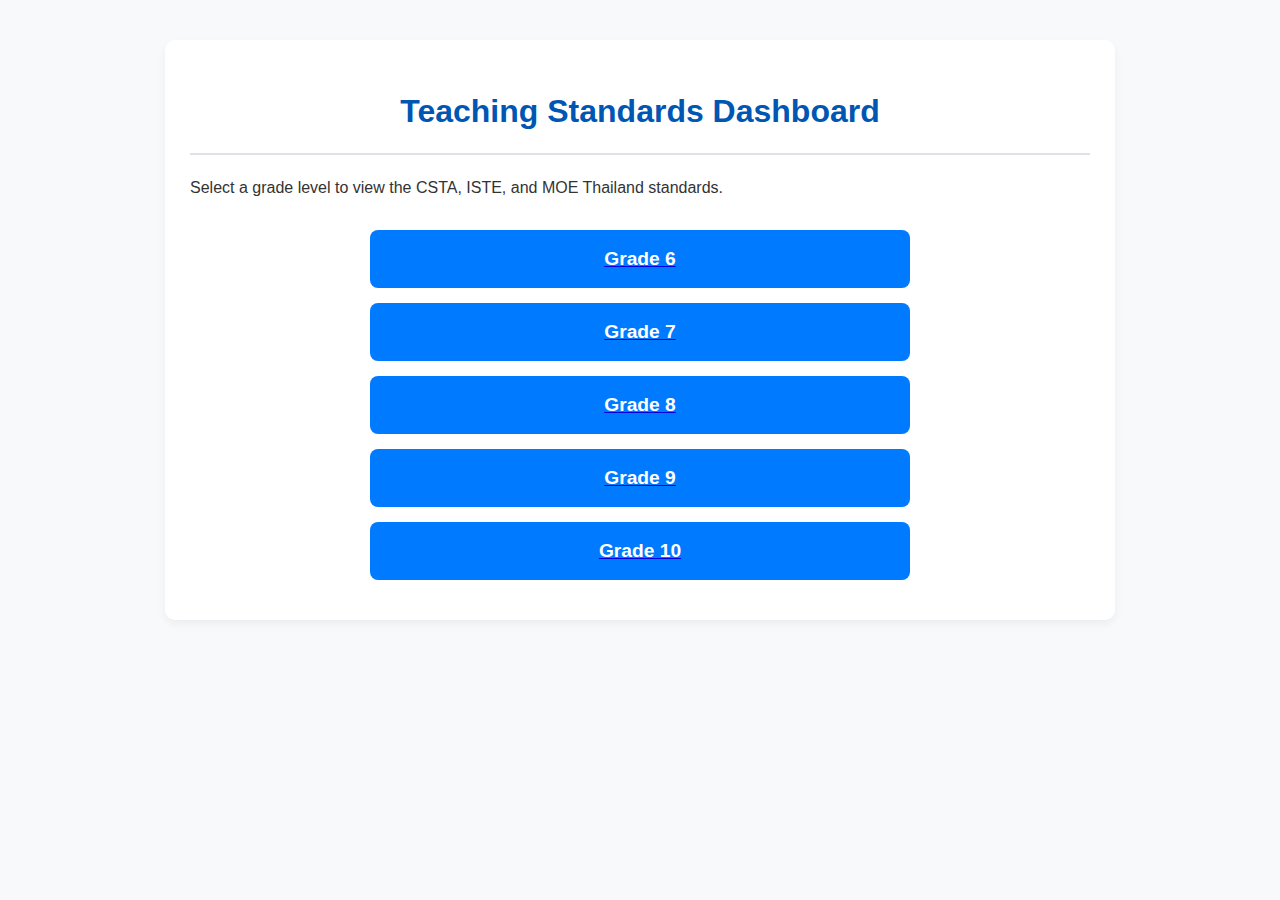
<file: index.html>
<!DOCTYPE html>
<html lang="en">
<head>
    <meta charset="UTF-8">
    <meta name="viewport" content="width=device-width, initial-scale=1.0">
    <title>Teaching Standards</title>
    <link rel="stylesheet" href="style.css">
</head>
<body>
    <div class="container">
        <h1>Teaching Standards Dashboard</h1>
        <p>Select a grade level to view the CSTA, ISTE, and MOE Thailand standards.</p>
        <div class="home-buttons">
            <a href="grade6.html"><button>Grade 6</button></a>
            <a href="grade7.html"><button>Grade 7</button></a>
            <a href="grade8.html"><button>Grade 8</button></a>
            <a href="grade9.html"><button>Grade 9</button></a>
            <a href="grade10.html"><button>Grade 10</button></a>
        </div>
    </div>
</body>
</html>
</file>
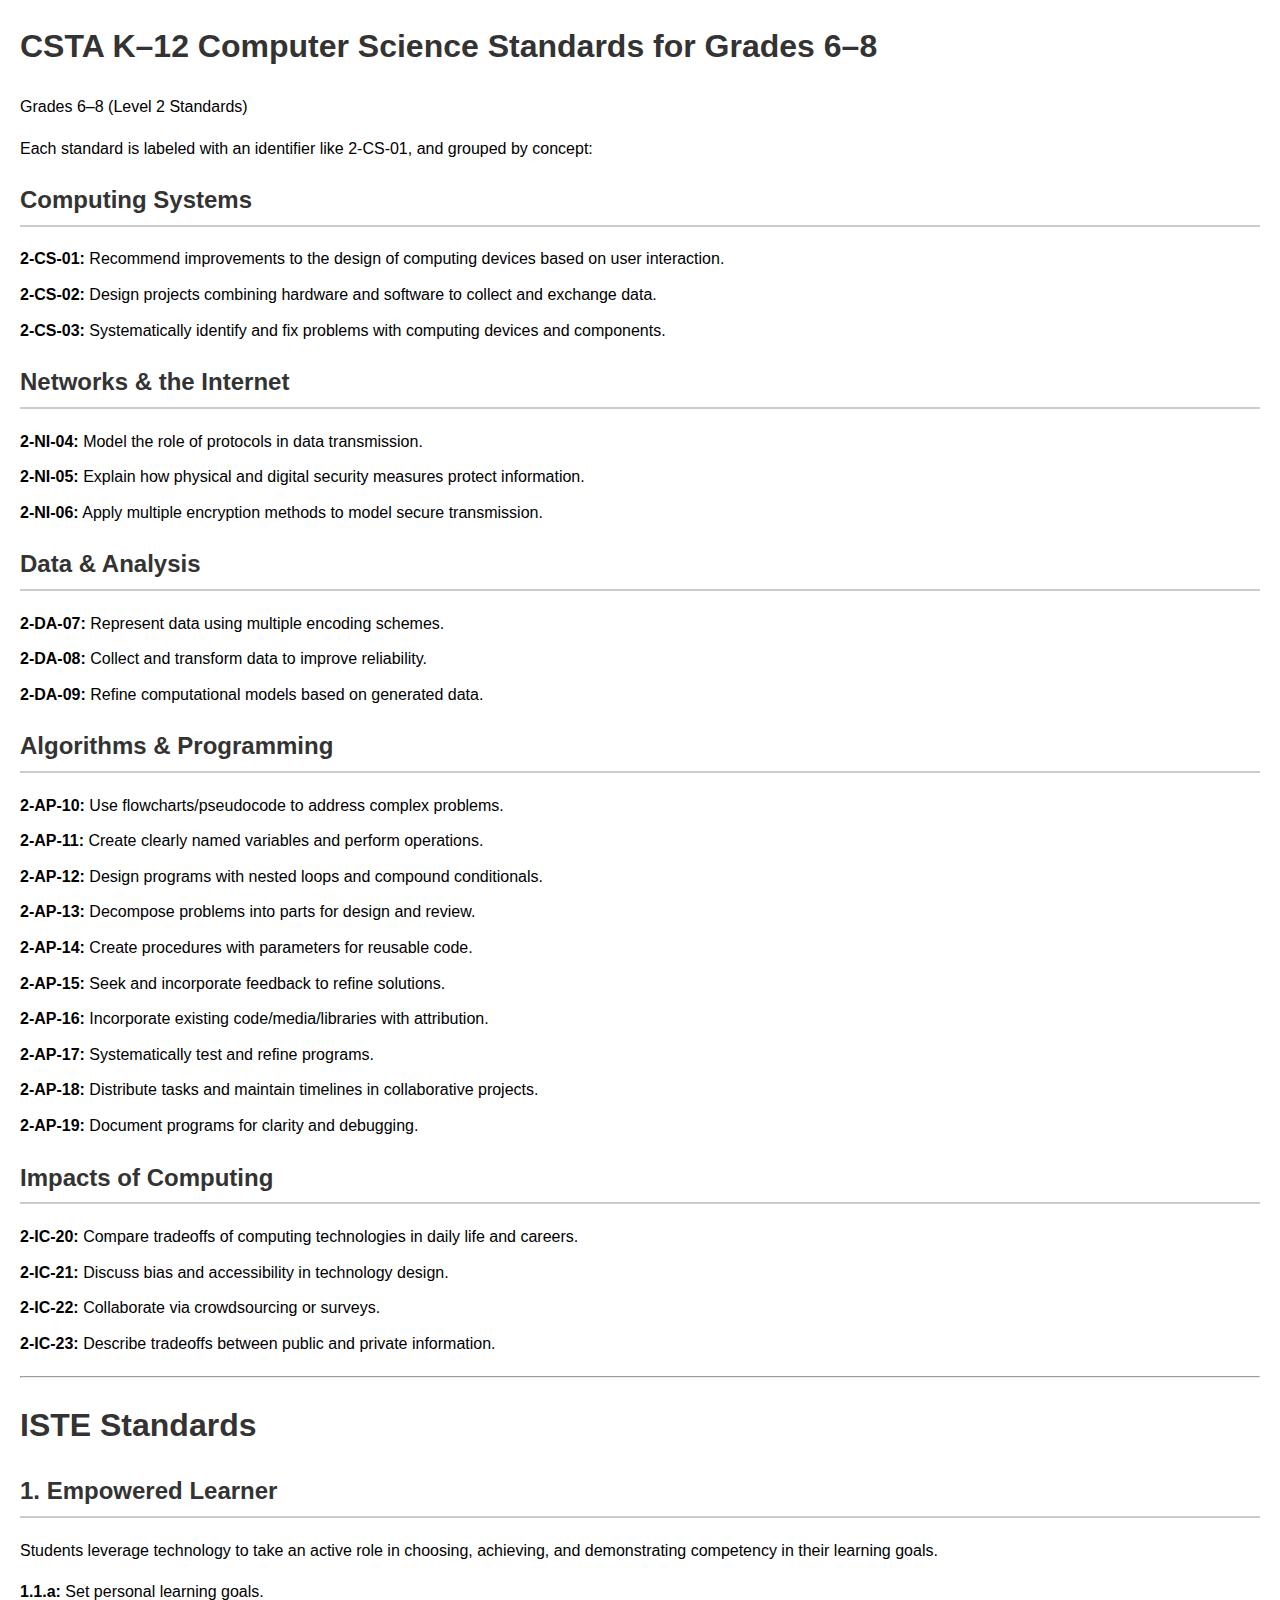
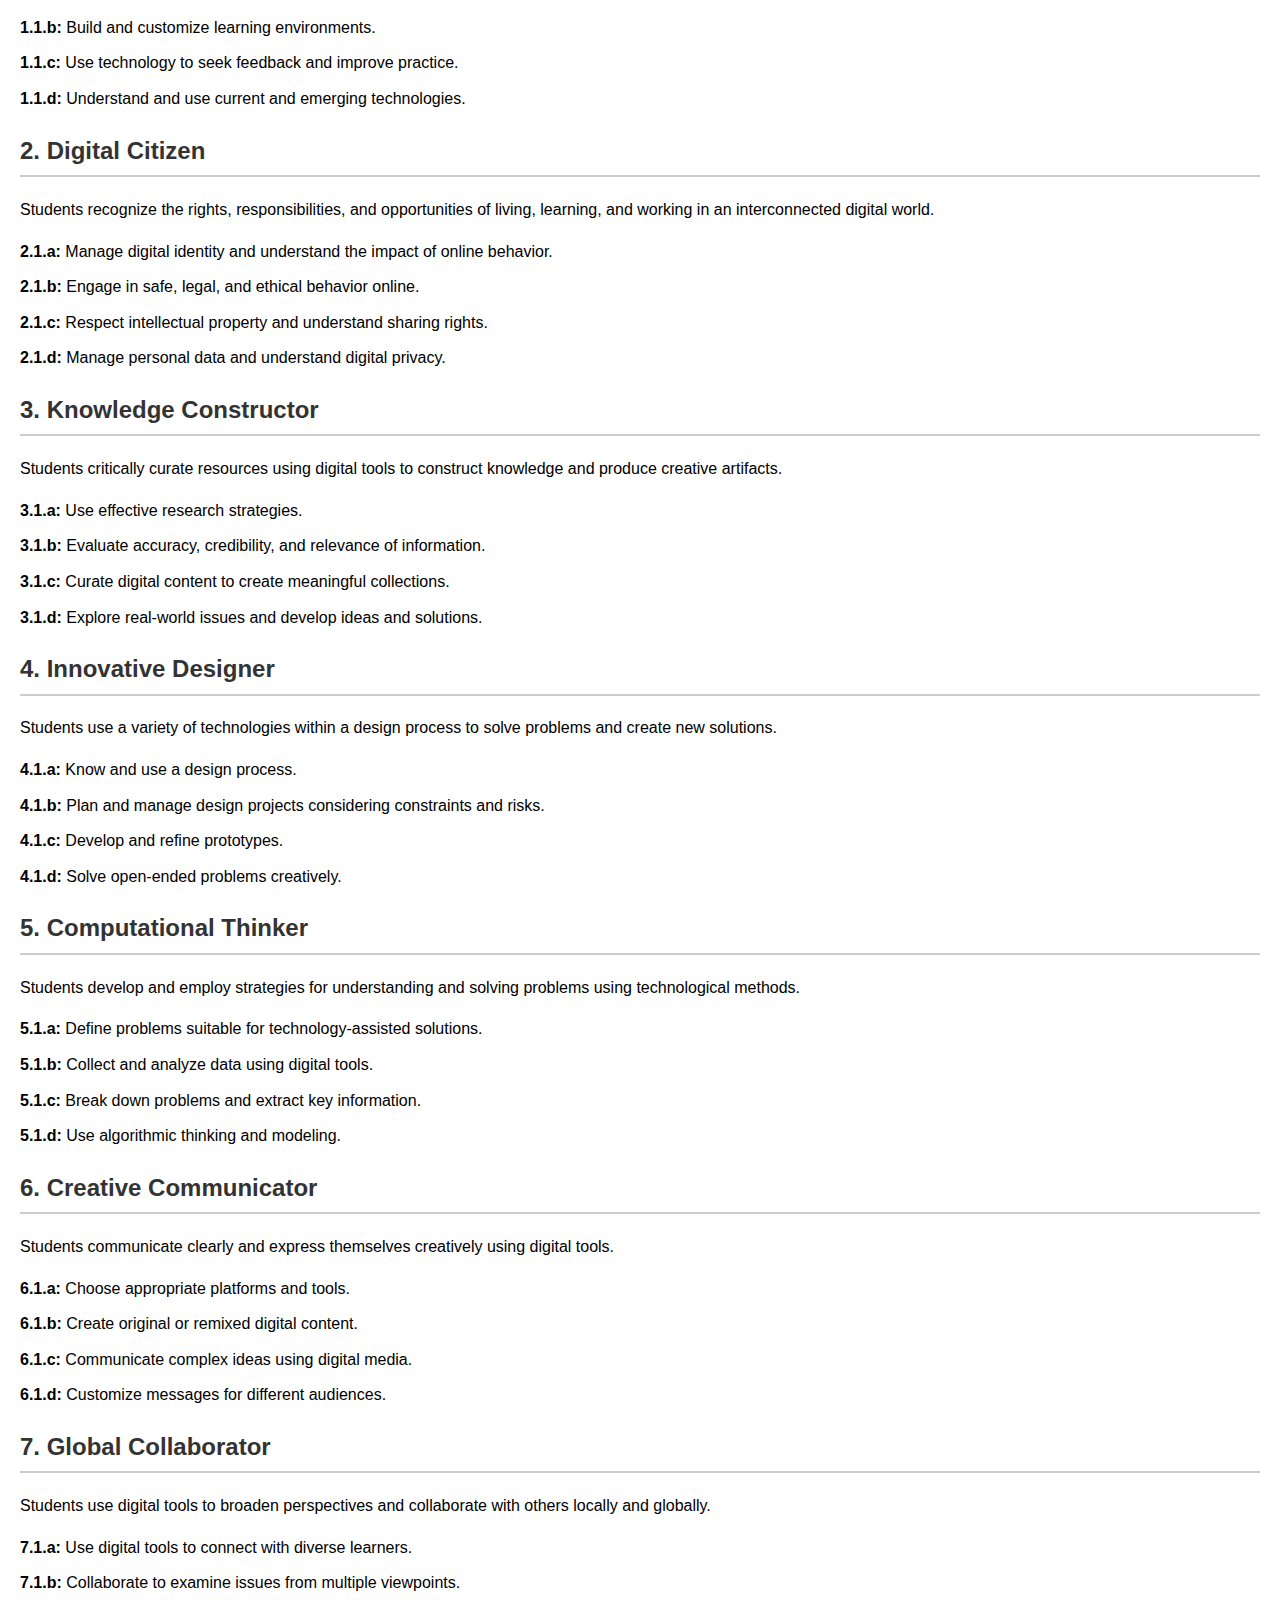
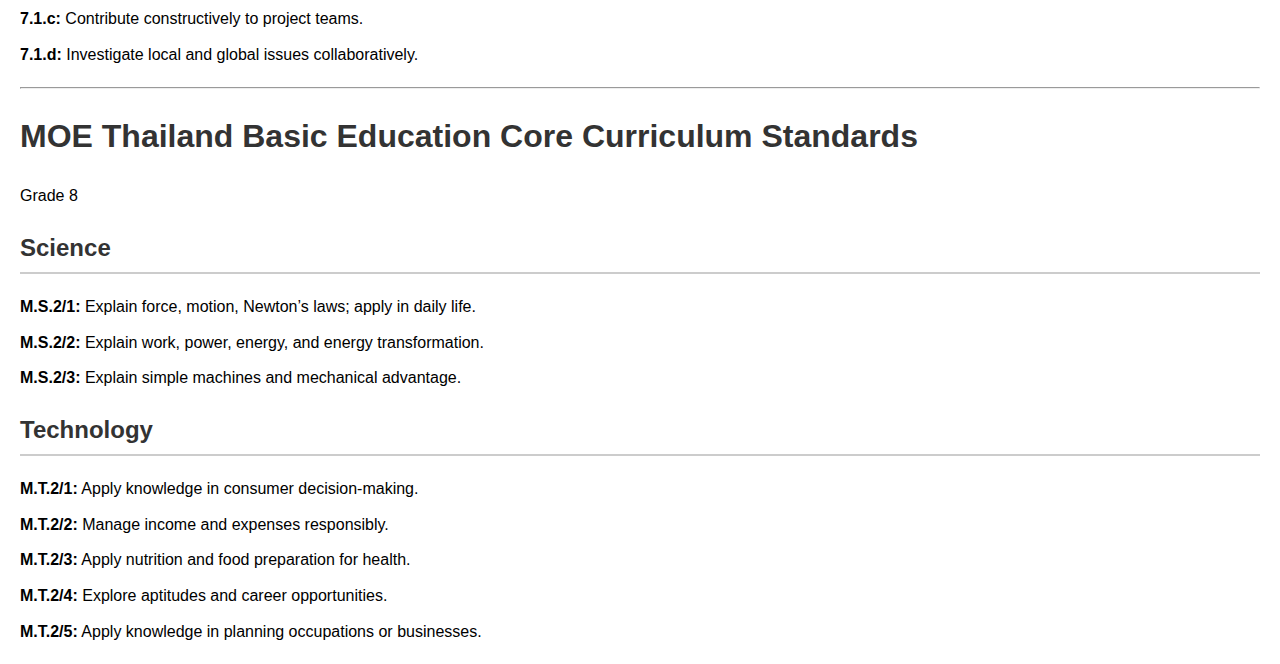
<file: G8.html>
<!DOCTYPE html>
<html lang="en">
<head>
    <meta charset="UTF-8">
    <meta name="viewport" content="width=device-width, initial-scale=1.0">
    <title>Computer Science Standards</title>
    <style>
        body {
            font-family: sans-serif;
            line-height: 1.6;
            margin: 20px;
        }
        h1, h2 {
            color: #333;
        }
        h2 {
            border-bottom: 2px solid #ccc;
            padding-bottom: 5px;
        }
        ul {
            list-style-type: none;
            padding: 0;
        }
        li {
            margin-bottom: 10px;
        }
        .standard-group {
            margin-bottom: 20px;
        }
        .standard-group h3 {
            color: #555;
            margin-top: 0;
        }
    </style>
</head>
<body>

    <h1>CSTA K–12 Computer Science Standards for Grades 6–8</h1>
    <p>Grades 6–8 (Level 2 Standards)</p>
    <p>Each standard is labeled with an identifier like 2-CS-01, and grouped by concept:</p>

    <div class="standard-group">
        <h2>Computing Systems</h2>
        <ul>
            <li><strong>2-CS-01:</strong> Recommend improvements to the design of computing devices based on user interaction.</li>
            <li><strong>2-CS-02:</strong> Design projects combining hardware and software to collect and exchange data.</li>
            <li><strong>2-CS-03:</strong> Systematically identify and fix problems with computing devices and components.</li>
        </ul>
    </div>

    <div class="standard-group">
        <h2>Networks &amp; the Internet</h2>
        <ul>
            <li><strong>2-NI-04:</strong> Model the role of protocols in data transmission.</li>
            <li><strong>2-NI-05:</strong> Explain how physical and digital security measures protect information.</li>
            <li><strong>2-NI-06:</strong> Apply multiple encryption methods to model secure transmission.</li>
        </ul>
    </div>

    <div class="standard-group">
        <h2>Data &amp; Analysis</h2>
        <ul>
            <li><strong>2-DA-07:</strong> Represent data using multiple encoding schemes.</li>
            <li><strong>2-DA-08:</strong> Collect and transform data to improve reliability.</li>
            <li><strong>2-DA-09:</strong> Refine computational models based on generated data.</li>
        </ul>
    </div>

    <div class="standard-group">
        <h2>Algorithms &amp; Programming</h2>
        <ul>
            <li><strong>2-AP-10:</strong> Use flowcharts/pseudocode to address complex problems.</li>
            <li><strong>2-AP-11:</strong> Create clearly named variables and perform operations.</li>
            <li><strong>2-AP-12:</strong> Design programs with nested loops and compound conditionals.</li>
            <li><strong>2-AP-13:</strong> Decompose problems into parts for design and review.</li>
            <li><strong>2-AP-14:</strong> Create procedures with parameters for reusable code.</li>
            <li><strong>2-AP-15:</strong> Seek and incorporate feedback to refine solutions.</li>
            <li><strong>2-AP-16:</strong> Incorporate existing code/media/libraries with attribution.</li>
            <li><strong>2-AP-17:</strong> Systematically test and refine programs.</li>
            <li><strong>2-AP-18:</strong> Distribute tasks and maintain timelines in collaborative projects.</li>
            <li><strong>2-AP-19:</strong> Document programs for clarity and debugging.</li>
        </ul>
    </div>

    <div class="standard-group">
        <h2>Impacts of Computing</h2>
        <ul>
            <li><strong>2-IC-20:</strong> Compare tradeoffs of computing technologies in daily life and careers.</li>
            <li><strong>2-IC-21:</strong> Discuss bias and accessibility in technology design.</li>
            <li><strong>2-IC-22:</strong> Collaborate via crowdsourcing or surveys.</li>
            <li><strong>2-IC-23:</strong> Describe tradeoffs between public and private information.</li>
        </ul>
    </div>

    <hr>

    <h1>ISTE Standards</h1>
    <div class="standard-group">
        <h2>1. Empowered Learner</h2>
        <p>Students leverage technology to take an active role in choosing, achieving, and demonstrating competency in their learning goals.</p>
        <ul>
            <li><strong>1.1.a:</strong> Set personal learning goals.</li>
            <li><strong>1.1.b:</strong> Build and customize learning environments.</li>
            <li><strong>1.1.c:</strong> Use technology to seek feedback and improve practice.</li>
            <li><strong>1.1.d:</strong> Understand and use current and emerging technologies.</li>
        </ul>
    </div>

    <div class="standard-group">
        <h2>2. Digital Citizen</h2>
        <p>Students recognize the rights, responsibilities, and opportunities of living, learning, and working in an interconnected digital world.</p>
        <ul>
            <li><strong>2.1.a:</strong> Manage digital identity and understand the impact of online behavior.</li>
            <li><strong>2.1.b:</strong> Engage in safe, legal, and ethical behavior online.</li>
            <li><strong>2.1.c:</strong> Respect intellectual property and understand sharing rights.</li>
            <li><strong>2.1.d:</strong> Manage personal data and understand digital privacy.</li>
        </ul>
    </div>
    
    <div class="standard-group">
        <h2>3. Knowledge Constructor</h2>
        <p>Students critically curate resources using digital tools to construct knowledge and produce creative artifacts.</p>
        <ul>
            <li><strong>3.1.a:</strong> Use effective research strategies.</li>
            <li><strong>3.1.b:</strong> Evaluate accuracy, credibility, and relevance of information.</li>
            <li><strong>3.1.c:</strong> Curate digital content to create meaningful collections.</li>
            <li><strong>3.1.d:</strong> Explore real-world issues and develop ideas and solutions.</li>
        </ul>
    </div>

    <div class="standard-group">
        <h2>4. Innovative Designer</h2>
        <p>Students use a variety of technologies within a design process to solve problems and create new solutions.</p>
        <ul>
            <li><strong>4.1.a:</strong> Know and use a design process.</li>
            <li><strong>4.1.b:</strong> Plan and manage design projects considering constraints and risks.</li>
            <li><strong>4.1.c:</strong> Develop and refine prototypes.</li>
            <li><strong>4.1.d:</strong> Solve open-ended problems creatively.</li>
        </ul>
    </div>

    <div class="standard-group">
        <h2>5. Computational Thinker</h2>
        <p>Students develop and employ strategies for understanding and solving problems using technological methods.</p>
        <ul>
            <li><strong>5.1.a:</strong> Define problems suitable for technology-assisted solutions.</li>
            <li><strong>5.1.b:</strong> Collect and analyze data using digital tools.</li>
            <li><strong>5.1.c:</strong> Break down problems and extract key information.</li>
            <li><strong>5.1.d:</strong> Use algorithmic thinking and modeling.</li>
        </ul>
    </div>
    
    <div class="standard-group">
        <h2>6. Creative Communicator</h2>
        <p>Students communicate clearly and express themselves creatively using digital tools.</p>
        <ul>
            <li><strong>6.1.a:</strong> Choose appropriate platforms and tools.</li>
            <li><strong>6.1.b:</strong> Create original or remixed digital content.</li>
            <li><strong>6.1.c:</strong> Communicate complex ideas using digital media.</li>
            <li><strong>6.1.d:</strong> Customize messages for different audiences.</li>
        </ul>
    </div>

    <div class="standard-group">
        <h2>7. Global Collaborator</h2>
        <p>Students use digital tools to broaden perspectives and collaborate with others locally and globally.</p>
        <ul>
            <li><strong>7.1.a:</strong> Use digital tools to connect with diverse learners.</li>
            <li><strong>7.1.b:</strong> Collaborate to examine issues from multiple viewpoints.</li>
            <li><strong>7.1.c:</strong> Contribute constructively to project teams.</li>
            <li><strong>7.1.d:</strong> Investigate local and global issues collaboratively.</li>
        </ul>
    </div>

    <hr>
    
    <h1>MOE Thailand Basic Education Core Curriculum Standards</h1>
    <p>Grade 8</p>

    <div class="standard-group">
        <h2>Science</h2>
        <ul>
            <li><strong>M.S.2/1:</strong> Explain force, motion, Newton’s laws; apply in daily life.</li>
            <li><strong>M.S.2/2:</strong> Explain work, power, energy, and energy transformation.</li>
            <li><strong>M.S.2/3:</strong> Explain simple machines and mechanical advantage.</li>
        </ul>
    </div>

    <div class="standard-group">
        <h2>Technology</h2>
        <ul>
            <li><strong>M.T.2/1:</strong> Apply knowledge in consumer decision-making.</li>
            <li><strong>M.T.2/2:</strong> Manage income and expenses responsibly.</li>
            <li><strong>M.T.2/3:</strong> Apply nutrition and food preparation for health.</li>
            <li><strong>M.T.2/4:</strong> Explore aptitudes and career opportunities.</li>
            <li><strong>M.T.2/5:</strong> Apply knowledge in planning occupations or businesses.</li>
        </ul>
    </div>

</body>
</html>
</file>
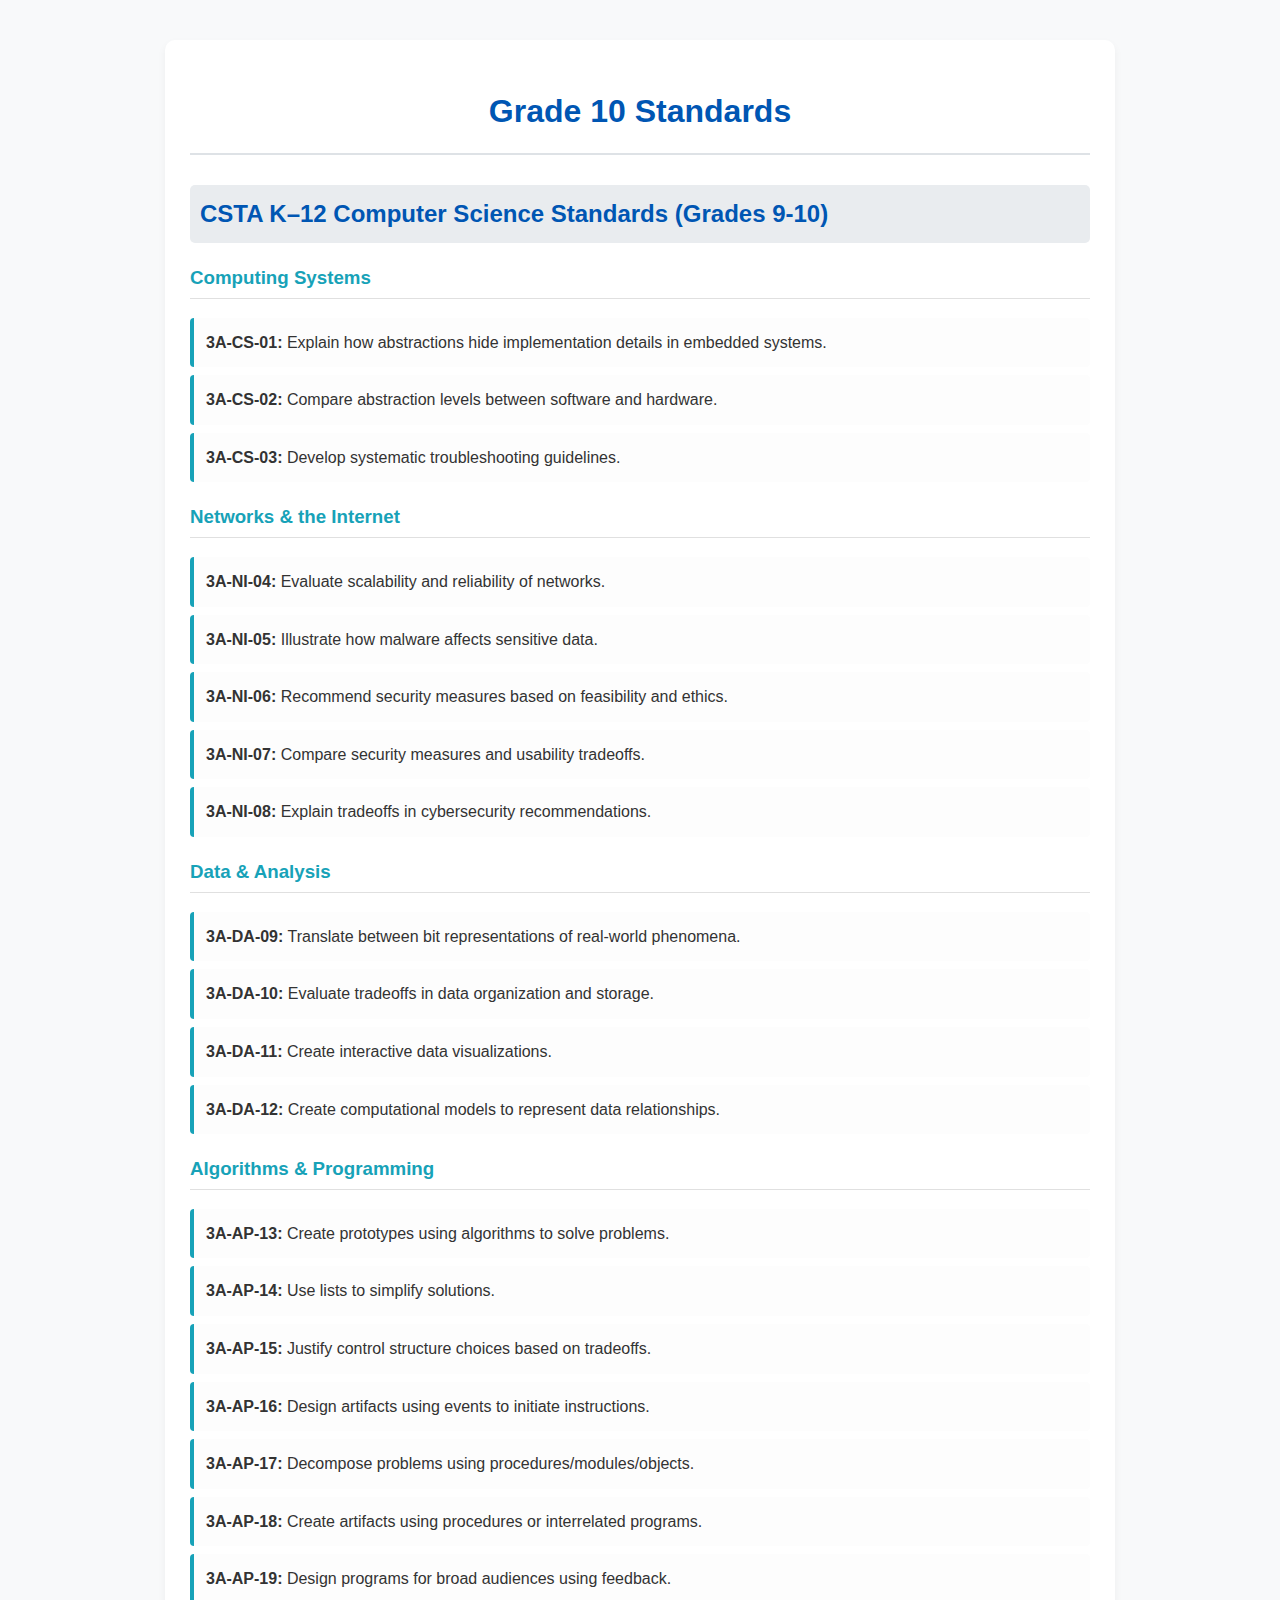
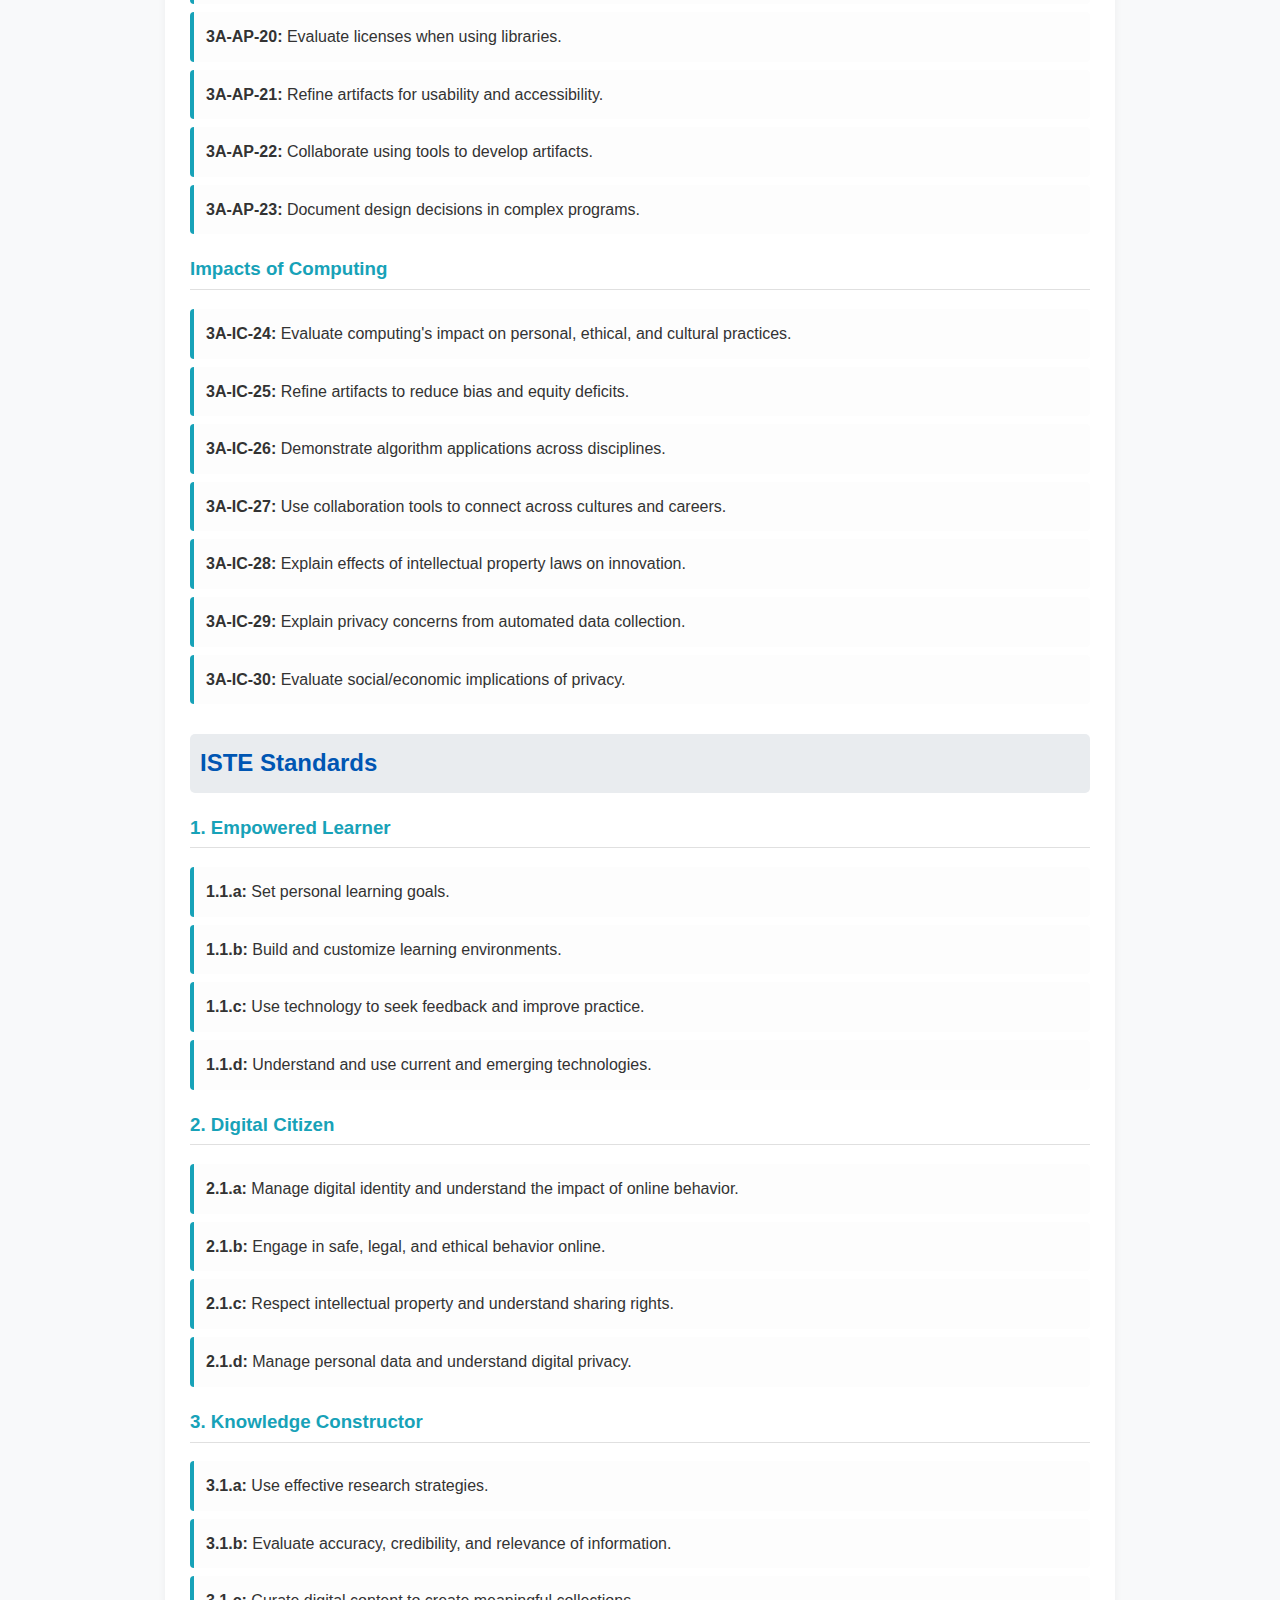
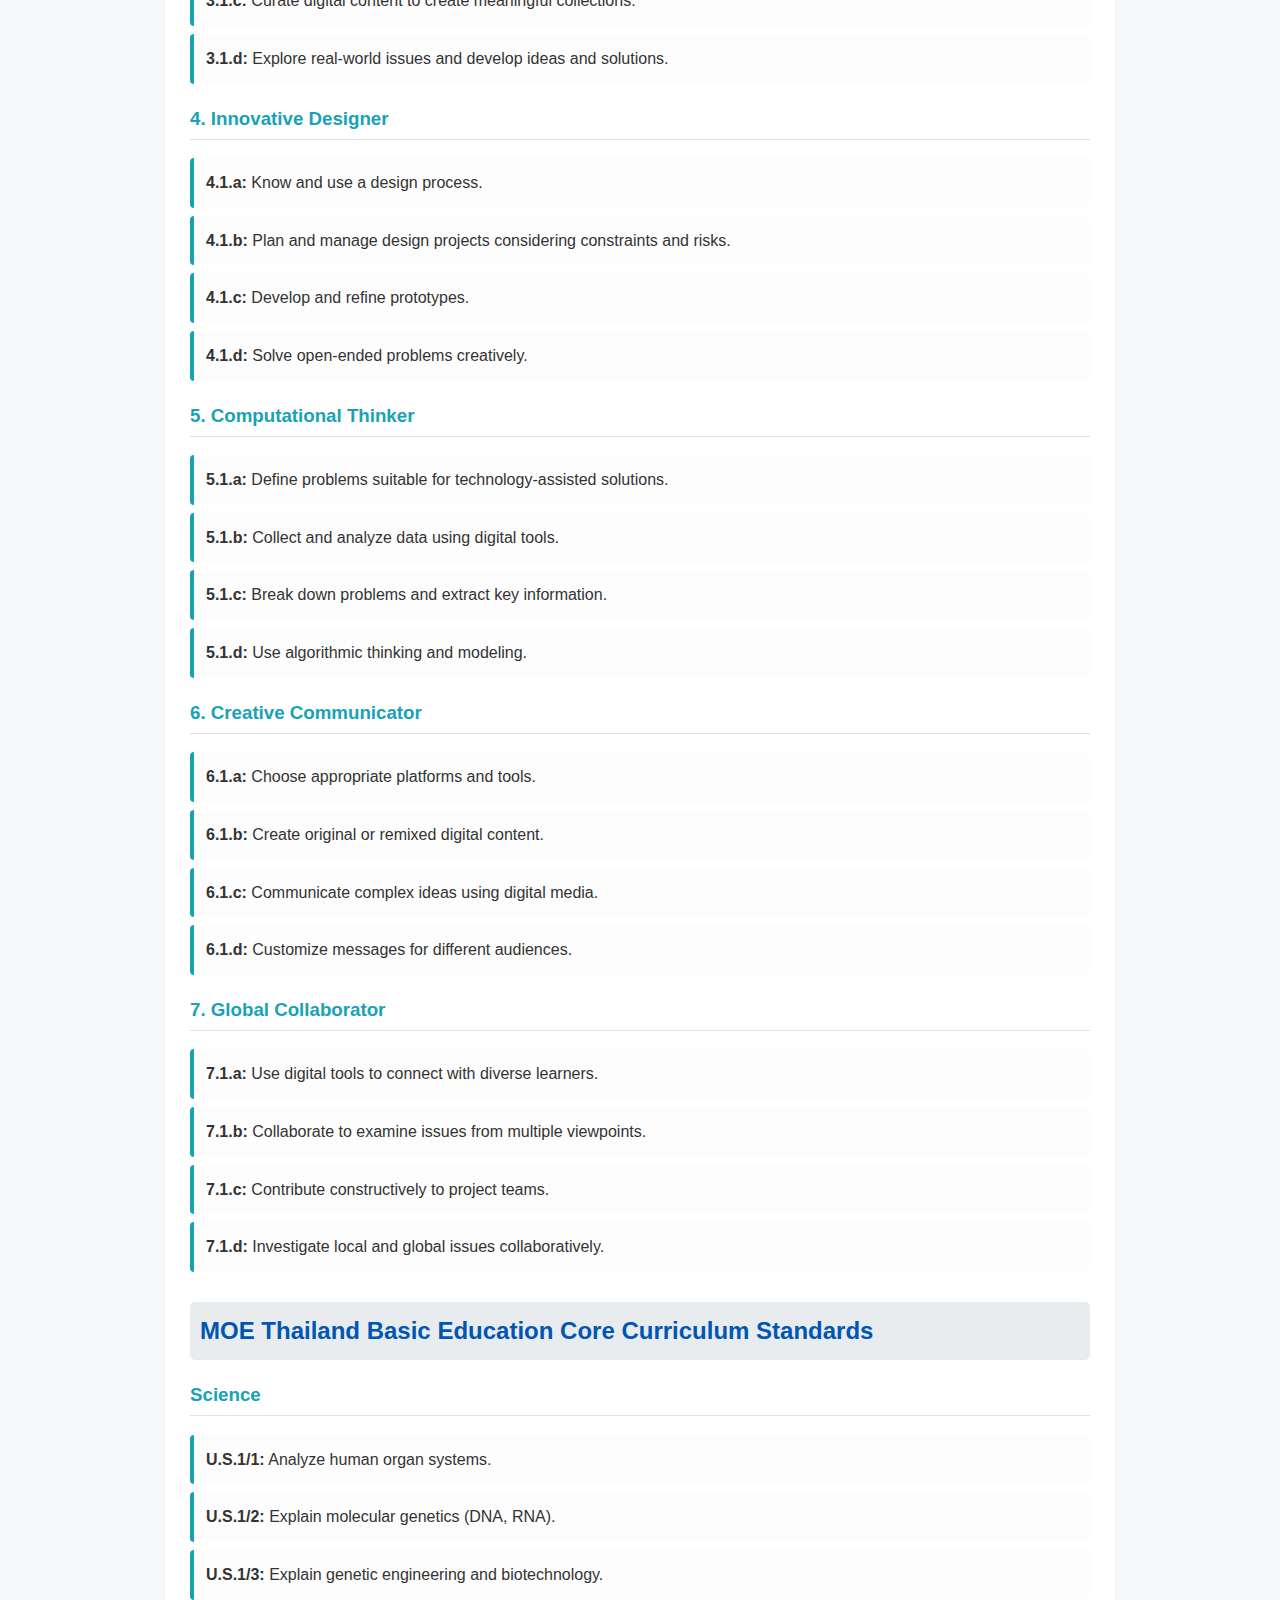
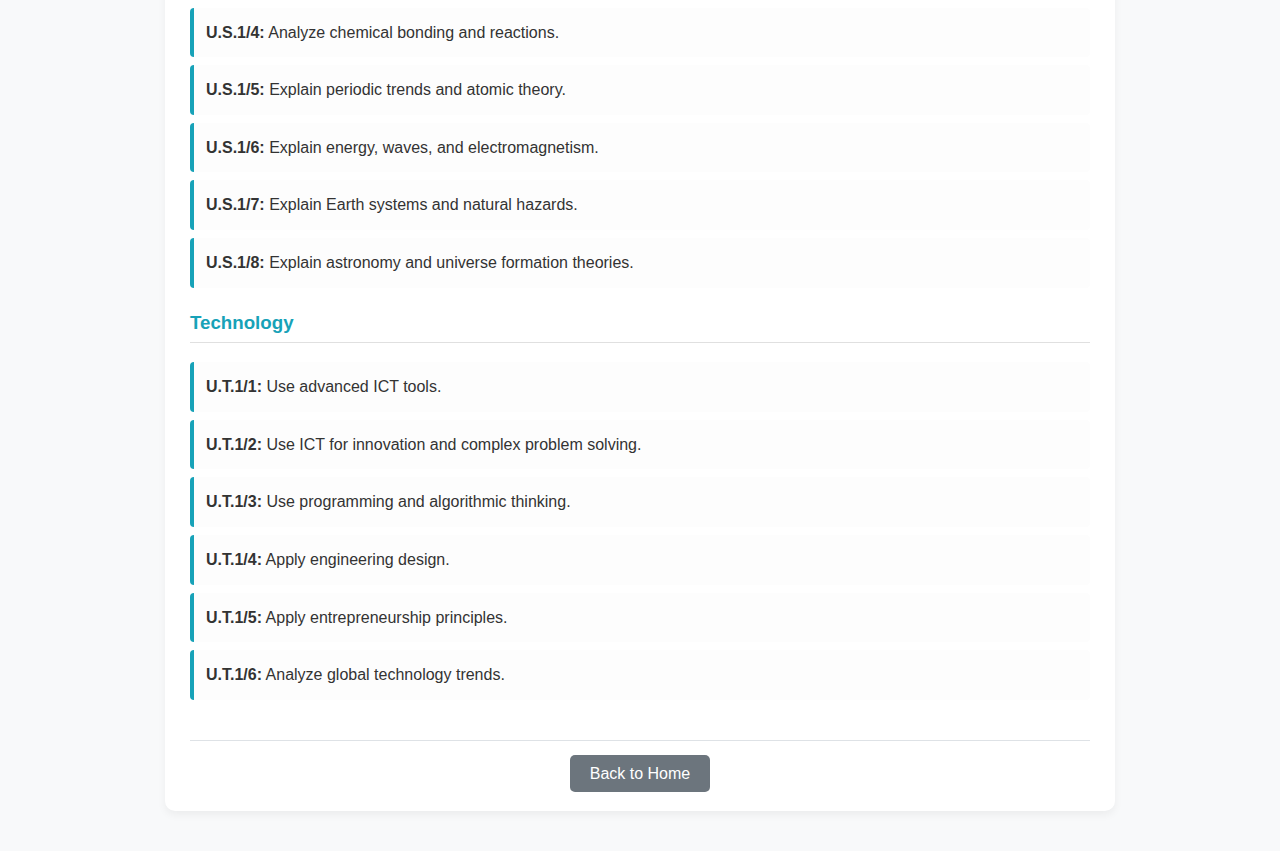
<file: grade10.html>
<!DOCTYPE html>
<html lang="en">
<head>
    <meta charset="UTF-8">
    <meta name="viewport" content="width=device-width, initial-scale=1.0">
    <title>Grade 10 Standards</title>
    <link rel="stylesheet" href="style.css">
</head>
<body>
    <div class="container">
        <h1>Grade 10 Standards</h1>

        <div class="standard-section">
            <h2>CSTA K–12 Computer Science Standards (Grades 9-10)</h2>
            <h3>Computing Systems</h3>
            <ul>
                <li><b>3A-CS-01:</b> Explain how abstractions hide implementation details in embedded systems.</li>
                <li><b>3A-CS-02:</b> Compare abstraction levels between software and hardware.</li>
                <li><b>3A-CS-03:</b> Develop systematic troubleshooting guidelines.</li>
            </ul>
            <h3>Networks & the Internet</h3>
            <ul>
                <li><b>3A-NI-04:</b> Evaluate scalability and reliability of networks.</li>
                <li><b>3A-NI-05:</b> Illustrate how malware affects sensitive data.</li>
                <li><b>3A-NI-06:</b> Recommend security measures based on feasibility and ethics.</li>
                <li><b>3A-NI-07:</b> Compare security measures and usability tradeoffs.</li>
                <li><b>3A-NI-08:</b> Explain tradeoffs in cybersecurity recommendations.</li>
            </ul>
            <h3>Data & Analysis</h3>
            <ul>
                <li><b>3A-DA-09:</b> Translate between bit representations of real-world phenomena.</li>
                <li><b>3A-DA-10:</b> Evaluate tradeoffs in data organization and storage.</li>
                <li><b>3A-DA-11:</b> Create interactive data visualizations.</li>
                <li><b>3A-DA-12:</b> Create computational models to represent data relationships.</li>
            </ul>
            <h3>Algorithms & Programming</h3>
            <ul>
                <li><b>3A-AP-13:</b> Create prototypes using algorithms to solve problems.</li>
                <li><b>3A-AP-14:</b> Use lists to simplify solutions.</li>
                <li><b>3A-AP-15:</b> Justify control structure choices based on tradeoffs.</li>
                <li><b>3A-AP-16:</b> Design artifacts using events to initiate instructions.</li>
                <li><b>3A-AP-17:</b> Decompose problems using procedures/modules/objects.</li>
                <li><b>3A-AP-18:</b> Create artifacts using procedures or interrelated programs.</li>
                <li><b>3A-AP-19:</b> Design programs for broad audiences using feedback.</li>
                <li><b>3A-AP-20:</b> Evaluate licenses when using libraries.</li>
                <li><b>3A-AP-21:</b> Refine artifacts for usability and accessibility.</li>
                <li><b>3A-AP-22:</b> Collaborate using tools to develop artifacts.</li>
                <li><b>3A-AP-23:</b> Document design decisions in complex programs.</li>
            </ul>
            <h3>Impacts of Computing</h3>
            <ul>
                <li><b>3A-IC-24:</b> Evaluate computing's impact on personal, ethical, and cultural practices.</li>
                <li><b>3A-IC-25:</b> Refine artifacts to reduce bias and equity deficits.</li>
                <li><b>3A-IC-26:</b> Demonstrate algorithm applications across disciplines.</li>
                <li><b>3A-IC-27:</b> Use collaboration tools to connect across cultures and careers.</li>
                <li><b>3A-IC-28:</b> Explain effects of intellectual property laws on innovation.</li>
                <li><b>3A-IC-29:</b> Explain privacy concerns from automated data collection.</li>
                <li><b>3A-IC-30:</b> Evaluate social/economic implications of privacy.</li>
            </ul>
        </div>

        <div class="standard-section">
            <h2>ISTE Standards</h2>
            <h3>1. Empowered Learner</h3>
            <ul>
                <li><b>1.1.a:</b> Set personal learning goals.</li>
                <li><b>1.1.b:</b> Build and customize learning environments.</li>
                <li><b>1.1.c:</b> Use technology to seek feedback and improve practice.</li>
                <li><b>1.1.d:</b> Understand and use current and emerging technologies.</li>
            </ul>
            <h3>2. Digital Citizen</h3>
            <ul>
                <li><b>2.1.a:</b> Manage digital identity and understand the impact of online behavior.</li>
                <li><b>2.1.b:</b> Engage in safe, legal, and ethical behavior online.</li>
                <li><b>2.1.c:</b> Respect intellectual property and understand sharing rights.</li>
                <li><b>2.1.d:</b> Manage personal data and understand digital privacy.</li>
            </ul>
             <h3>3. Knowledge Constructor</h3>
            <ul>
                <li><b>3.1.a:</b> Use effective research strategies.</li>
                <li><b>3.1.b:</b> Evaluate accuracy, credibility, and relevance of information.</li>
                <li><b>3.1.c:</b> Curate digital content to create meaningful collections.</li>
                <li><b>3.1.d:</b> Explore real-world issues and develop ideas and solutions.</li>
            </ul>
            <h3>4. Innovative Designer</h3>
            <ul>
                <li><b>4.1.a:</b> Know and use a design process.</li>
                <li><b>4.1.b:</b> Plan and manage design projects considering constraints and risks.</li>
                <li><b>4.1.c:</b> Develop and refine prototypes.</li>
                <li><b>4.1.d:</b> Solve open-ended problems creatively.</li>
            </ul>
            <h3>5. Computational Thinker</h3>
            <ul>
                <li><b>5.1.a:</b> Define problems suitable for technology-assisted solutions.</li>
                <li><b>5.1.b:</b> Collect and analyze data using digital tools.</li>
                <li><b>5.1.c:</b> Break down problems and extract key information.</li>
                <li><b>5.1.d:</b> Use algorithmic thinking and modeling.</li>
            </ul>
            <h3>6. Creative Communicator</h3>
            <ul>
                <li><b>6.1.a:</b> Choose appropriate platforms and tools.</li>
                <li><b>6.1.b:</b> Create original or remixed digital content.</li>
                <li><b>6.1.c:</b> Communicate complex ideas using digital media.</li>
                <li><b>6.1.d:</b> Customize messages for different audiences.</li>
            </ul>
            <h3>7. Global Collaborator</h3>
            <ul>
                <li><b>7.1.a:</b> Use digital tools to connect with diverse learners.</li>
                <li><b>7.1.b:</b> Collaborate to examine issues from multiple viewpoints.</li>
                <li><b>7.1.c:</b> Contribute constructively to project teams.</li>
                <li><b>7.1.d:</b> Investigate local and global issues collaboratively.</li>
            </ul>
        </div>

        <div class="standard-section">
            <h2>MOE Thailand Basic Education Core Curriculum Standards</h2>
            <h3>Science</h3>
            <ul>
                <li><b>U.S.1/1:</b> Analyze human organ systems.</li>
                <li><b>U.S.1/2:</b> Explain molecular genetics (DNA, RNA).</li>
                <li><b>U.S.1/3:</b> Explain genetic engineering and biotechnology.</li>
                <li><b>U.S.1/4:</b> Analyze chemical bonding and reactions.</li>
                <li><b>U.S.1/5:</b> Explain periodic trends and atomic theory.</li>
                <li><b>U.S.1/6:</b> Explain energy, waves, and electromagnetism.</li>
                <li><b>U.S.1/7:</b> Explain Earth systems and natural hazards.</li>
                <li><b>U.S.1/8:</b> Explain astronomy and universe formation theories.</li>
            </ul>
            <h3>Technology</h3>
            <ul>
                <li><b>U.T.1/1:</b> Use advanced ICT tools.</li>
                <li><b>U.T.1/2:</b> Use ICT for innovation and complex problem solving.</li>
                <li><b>U.T.1/3:</b> Use programming and algorithmic thinking.</li>
                <li><b>U.T.1/4:</b> Apply engineering design.</li>
                <li><b>U.T.1/5:</b> Apply entrepreneurship principles.</li>
                <li><b>U.T.1/6:</b> Analyze global technology trends.</li>
            </ul>
        </div>

        <footer>
            <a href="index.html">Back to Home</a>
        </footer>
    </div>
</body>
</html>
</file>
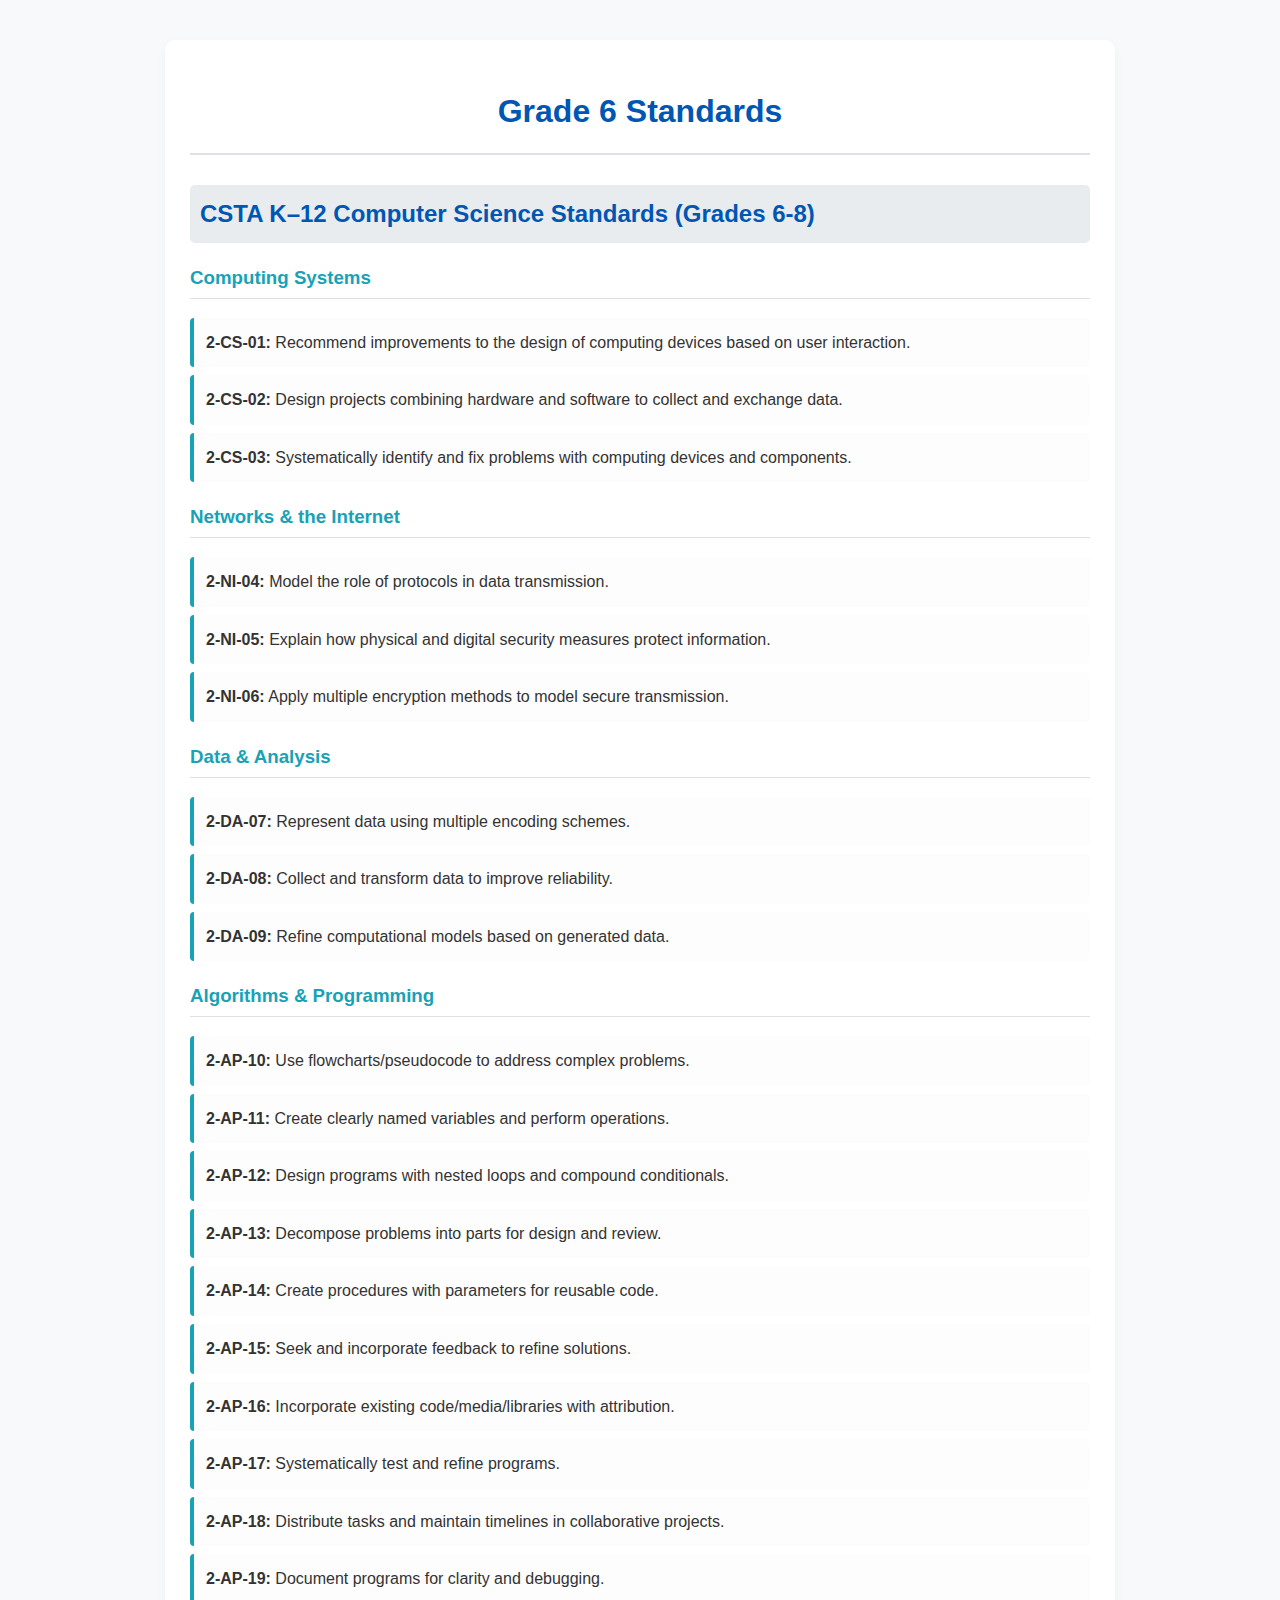
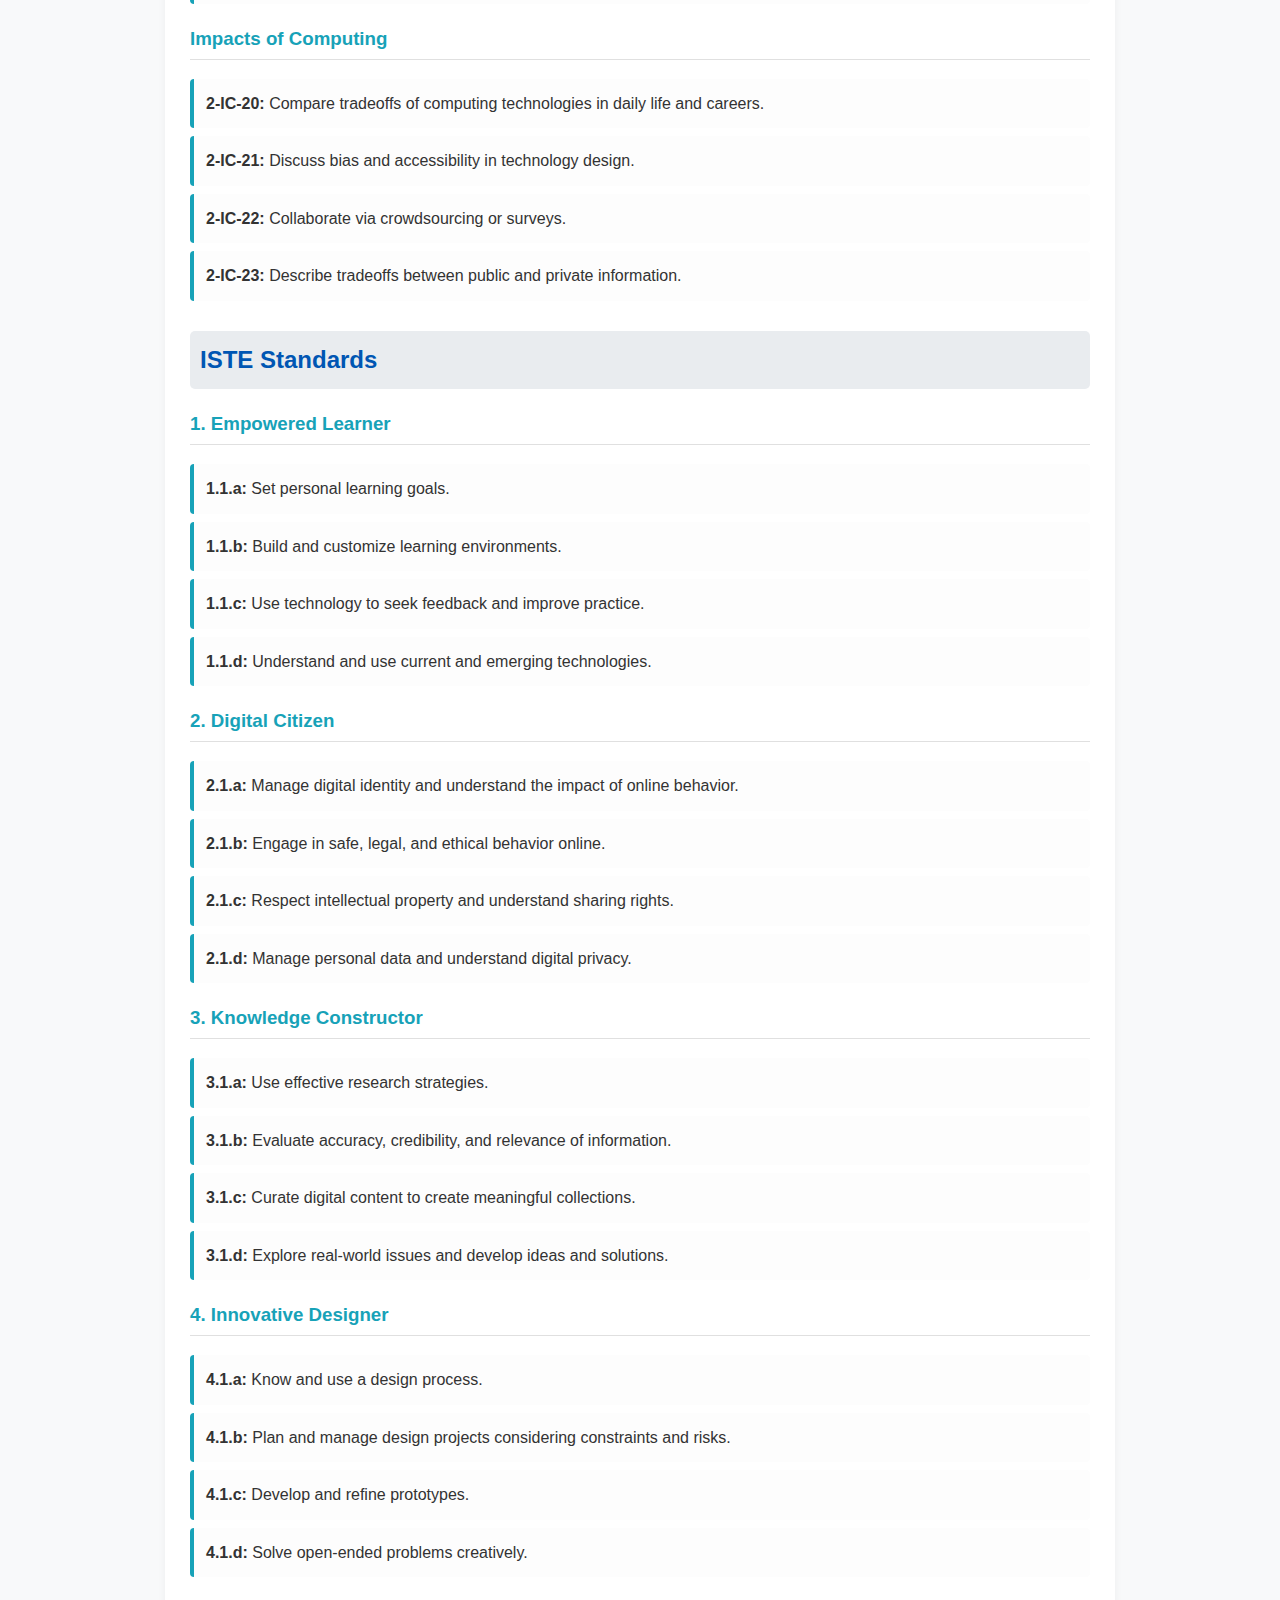
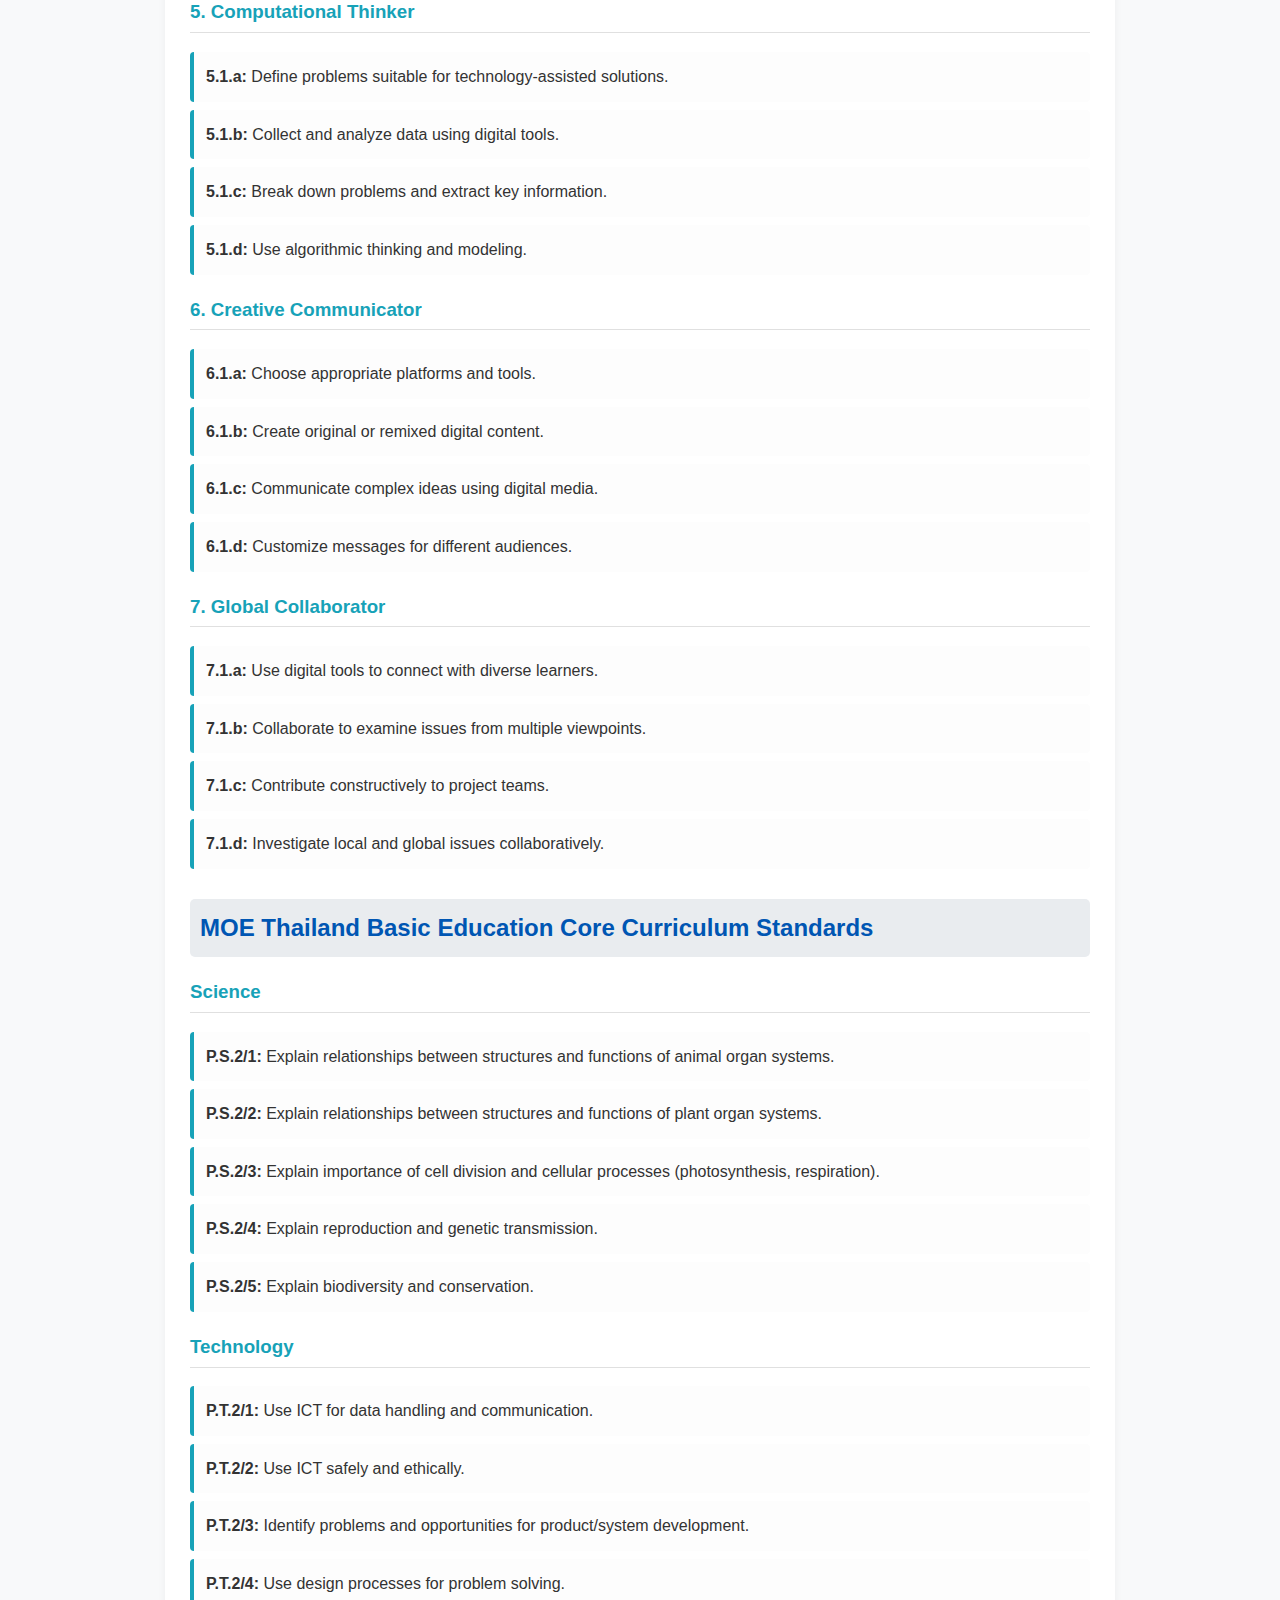
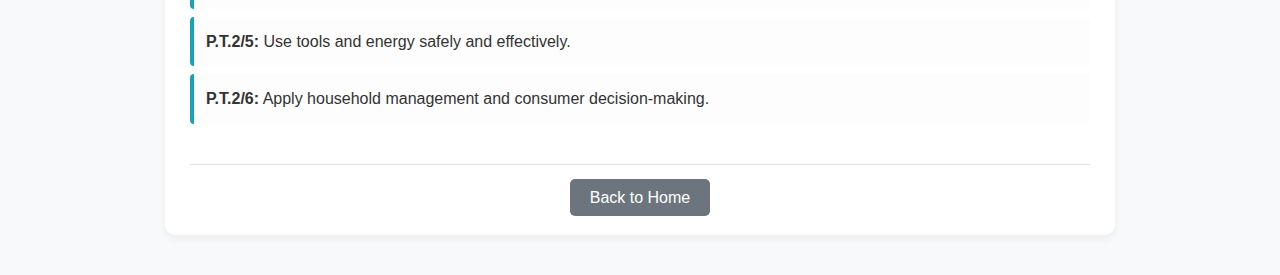
<file: grade6.html>
<!DOCTYPE html>
<html lang="en">
<head>
    <meta charset="UTF-8">
    <meta name="viewport" content="width=device-width, initial-scale=1.0">
    <title>Grade 6 Standards</title>
    <link rel="stylesheet" href="style.css">
</head>
<body>
    <div class="container">
        <h1>Grade 6 Standards</h1>

        <div class="standard-section">
            <h2>CSTA K–12 Computer Science Standards (Grades 6-8)</h2>
            <h3>Computing Systems</h3>
            <ul>
                <li><b>2-CS-01:</b> Recommend improvements to the design of computing devices based on user interaction.</li>
                <li><b>2-CS-02:</b> Design projects combining hardware and software to collect and exchange data.</li>
                <li><b>2-CS-03:</b> Systematically identify and fix problems with computing devices and components.</li>
            </ul>
            <h3>Networks & the Internet</h3>
            <ul>
                <li><b>2-NI-04:</b> Model the role of protocols in data transmission.</li>
                <li><b>2-NI-05:</b> Explain how physical and digital security measures protect information.</li>
                <li><b>2-NI-06:</b> Apply multiple encryption methods to model secure transmission.</li>
            </ul>
            <h3>Data & Analysis</h3>
            <ul>
                <li><b>2-DA-07:</b> Represent data using multiple encoding schemes.</li>
                <li><b>2-DA-08:</b> Collect and transform data to improve reliability.</li>
                <li><b>2-DA-09:</b> Refine computational models based on generated data.</li>
            </ul>
            <h3>Algorithms & Programming</h3>
            <ul>
                <li><b>2-AP-10:</b> Use flowcharts/pseudocode to address complex problems.</li>
                <li><b>2-AP-11:</b> Create clearly named variables and perform operations.</li>
                <li><b>2-AP-12:</b> Design programs with nested loops and compound conditionals.</li>
                <li><b>2-AP-13:</b> Decompose problems into parts for design and review.</li>
                <li><b>2-AP-14:</b> Create procedures with parameters for reusable code.</li>
                <li><b>2-AP-15:</b> Seek and incorporate feedback to refine solutions.</li>
                <li><b>2-AP-16:</b> Incorporate existing code/media/libraries with attribution.</li>
                <li><b>2-AP-17:</b> Systematically test and refine programs.</li>
                <li><b>2-AP-18:</b> Distribute tasks and maintain timelines in collaborative projects.</li>
                <li><b>2-AP-19:</b> Document programs for clarity and debugging.</li>
            </ul>
            <h3>Impacts of Computing</h3>
            <ul>
                <li><b>2-IC-20:</b> Compare tradeoffs of computing technologies in daily life and careers.</li>
                <li><b>2-IC-21:</b> Discuss bias and accessibility in technology design.</li>
                <li><b>2-IC-22:</b> Collaborate via crowdsourcing or surveys.</li>
                <li><b>2-IC-23:</b> Describe tradeoffs between public and private information.</li>
            </ul>
        </div>

        <div class="standard-section">
            <h2>ISTE Standards</h2>
            <h3>1. Empowered Learner</h3>
            <ul>
                <li><b>1.1.a:</b> Set personal learning goals.</li>
                <li><b>1.1.b:</b> Build and customize learning environments.</li>
                <li><b>1.1.c:</b> Use technology to seek feedback and improve practice.</li>
                <li><b>1.1.d:</b> Understand and use current and emerging technologies.</li>
            </ul>
            <h3>2. Digital Citizen</h3>
            <ul>
                <li><b>2.1.a:</b> Manage digital identity and understand the impact of online behavior.</li>
                <li><b>2.1.b:</b> Engage in safe, legal, and ethical behavior online.</li>
                <li><b>2.1.c:</b> Respect intellectual property and understand sharing rights.</li>
                <li><b>2.1.d:</b> Manage personal data and understand digital privacy.</li>
            </ul>
             <h3>3. Knowledge Constructor</h3>
            <ul>
                <li><b>3.1.a:</b> Use effective research strategies.</li>
                <li><b>3.1.b:</b> Evaluate accuracy, credibility, and relevance of information.</li>
                <li><b>3.1.c:</b> Curate digital content to create meaningful collections.</li>
                <li><b>3.1.d:</b> Explore real-world issues and develop ideas and solutions.</li>
            </ul>
            <h3>4. Innovative Designer</h3>
            <ul>
                <li><b>4.1.a:</b> Know and use a design process.</li>
                <li><b>4.1.b:</b> Plan and manage design projects considering constraints and risks.</li>
                <li><b>4.1.c:</b> Develop and refine prototypes.</li>
                <li><b>4.1.d:</b> Solve open-ended problems creatively.</li>
            </ul>
            <h3>5. Computational Thinker</h3>
            <ul>
                <li><b>5.1.a:</b> Define problems suitable for technology-assisted solutions.</li>
                <li><b>5.1.b:</b> Collect and analyze data using digital tools.</li>
                <li><b>5.1.c:</b> Break down problems and extract key information.</li>
                <li><b>5.1.d:</b> Use algorithmic thinking and modeling.</li>
            </ul>
            <h3>6. Creative Communicator</h3>
            <ul>
                <li><b>6.1.a:</b> Choose appropriate platforms and tools.</li>
                <li><b>6.1.b:</b> Create original or remixed digital content.</li>
                <li><b>6.1.c:</b> Communicate complex ideas using digital media.</li>
                <li><b>6.1.d:</b> Customize messages for different audiences.</li>
            </ul>
            <h3>7. Global Collaborator</h3>
            <ul>
                <li><b>7.1.a:</b> Use digital tools to connect with diverse learners.</li>
                <li><b>7.1.b:</b> Collaborate to examine issues from multiple viewpoints.</li>
                <li><b>7.1.c:</b> Contribute constructively to project teams.</li>
                <li><b>7.1.d:</b> Investigate local and global issues collaboratively.</li>
            </ul>
        </div>

        <div class="standard-section">
            <h2>MOE Thailand Basic Education Core Curriculum Standards</h2>
            <h3>Science</h3>
            <ul>
                <li><b>P.S.2/1:</b> Explain relationships between structures and functions of animal organ systems.</li>
                <li><b>P.S.2/2:</b> Explain relationships between structures and functions of plant organ systems.</li>
                <li><b>P.S.2/3:</b> Explain importance of cell division and cellular processes (photosynthesis, respiration).</li>
                <li><b>P.S.2/4:</b> Explain reproduction and genetic transmission.</li>
                <li><b>P.S.2/5:</b> Explain biodiversity and conservation.</li>
            </ul>
            <h3>Technology</h3>
            <ul>
                <li><b>P.T.2/1:</b> Use ICT for data handling and communication.</li>
                <li><b>P.T.2/2:</b> Use ICT safely and ethically.</li>
                <li><b>P.T.2/3:</b> Identify problems and opportunities for product/system development.</li>
                <li><b>P.T.2/4:</b> Use design processes for problem solving.</li>
                <li><b>P.T.2/5:</b> Use tools and energy safely and effectively.</li>
                <li><b>P.T.2/6:</b> Apply household management and consumer decision-making.</li>
            </ul>
        </div>

        <footer>
            <a href="index.html">Back to Home</a>
        </footer>
    </div>
</body>
</html>
</file>
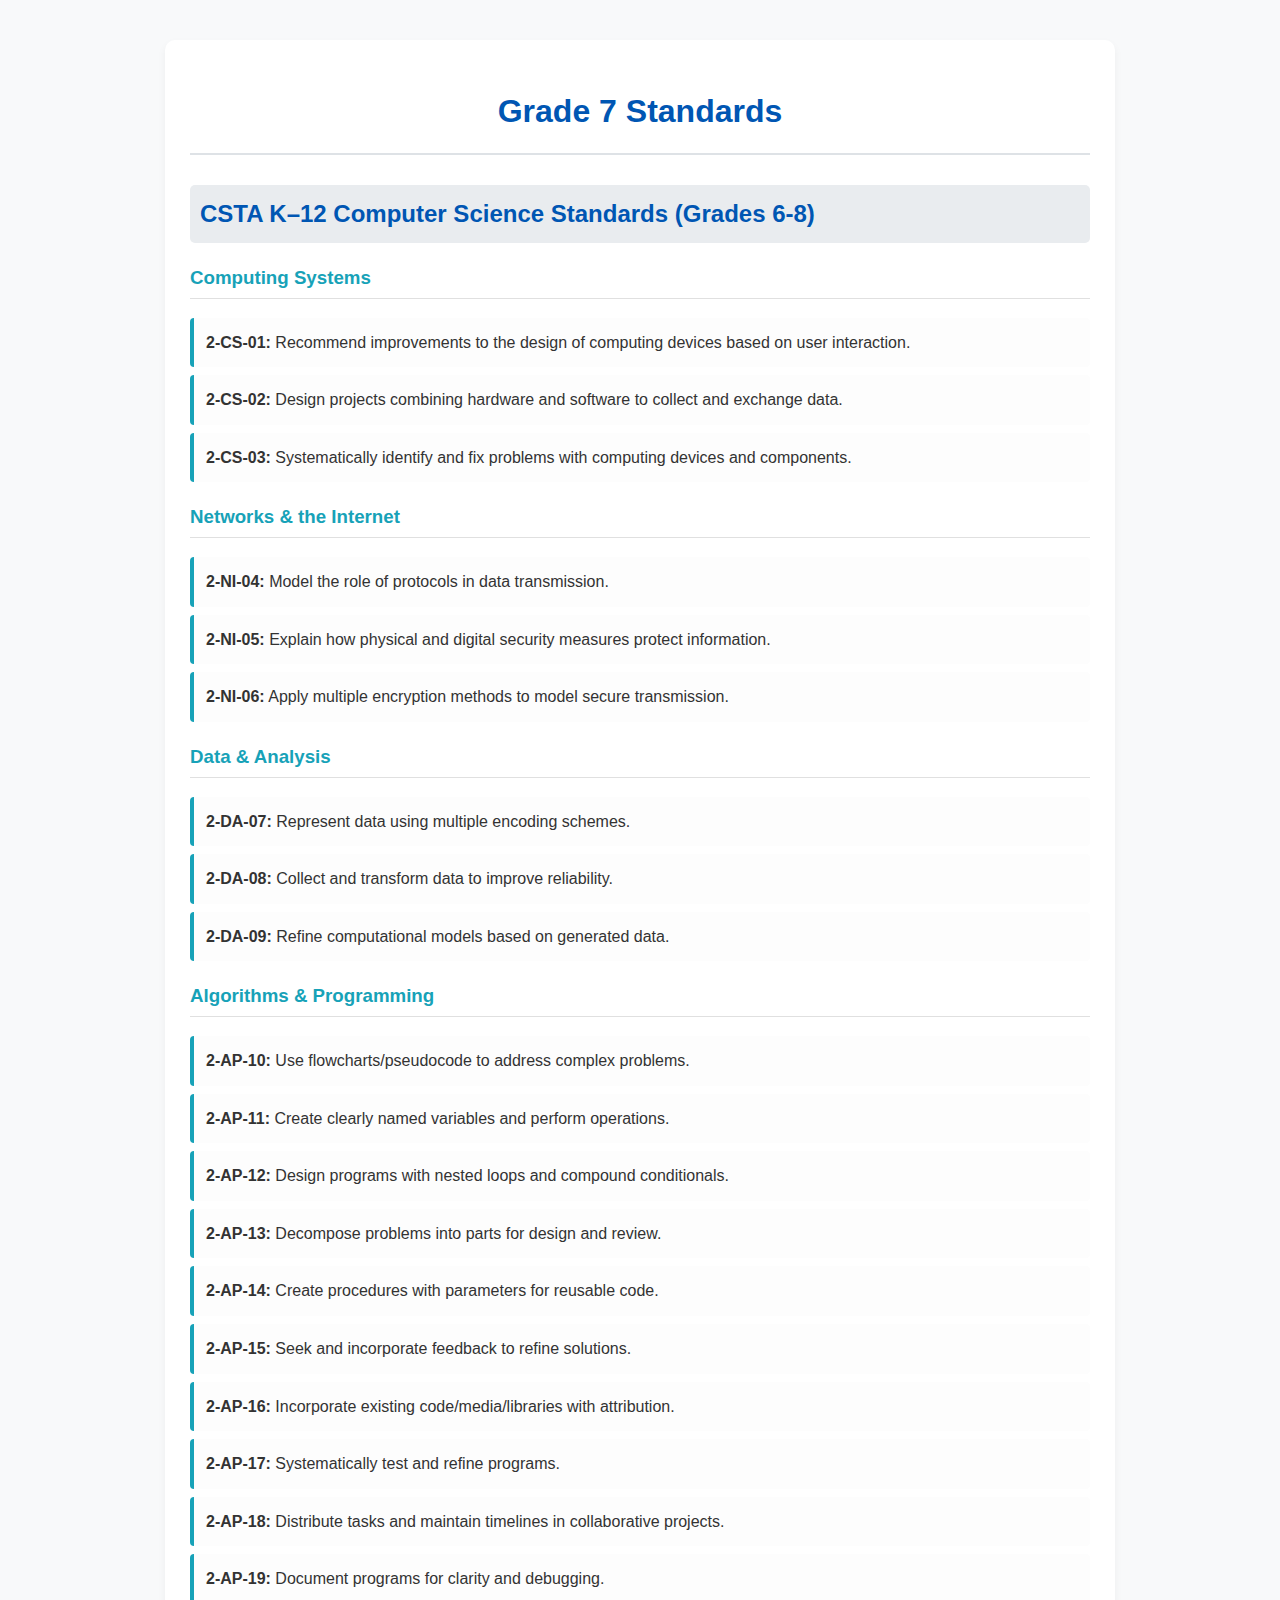
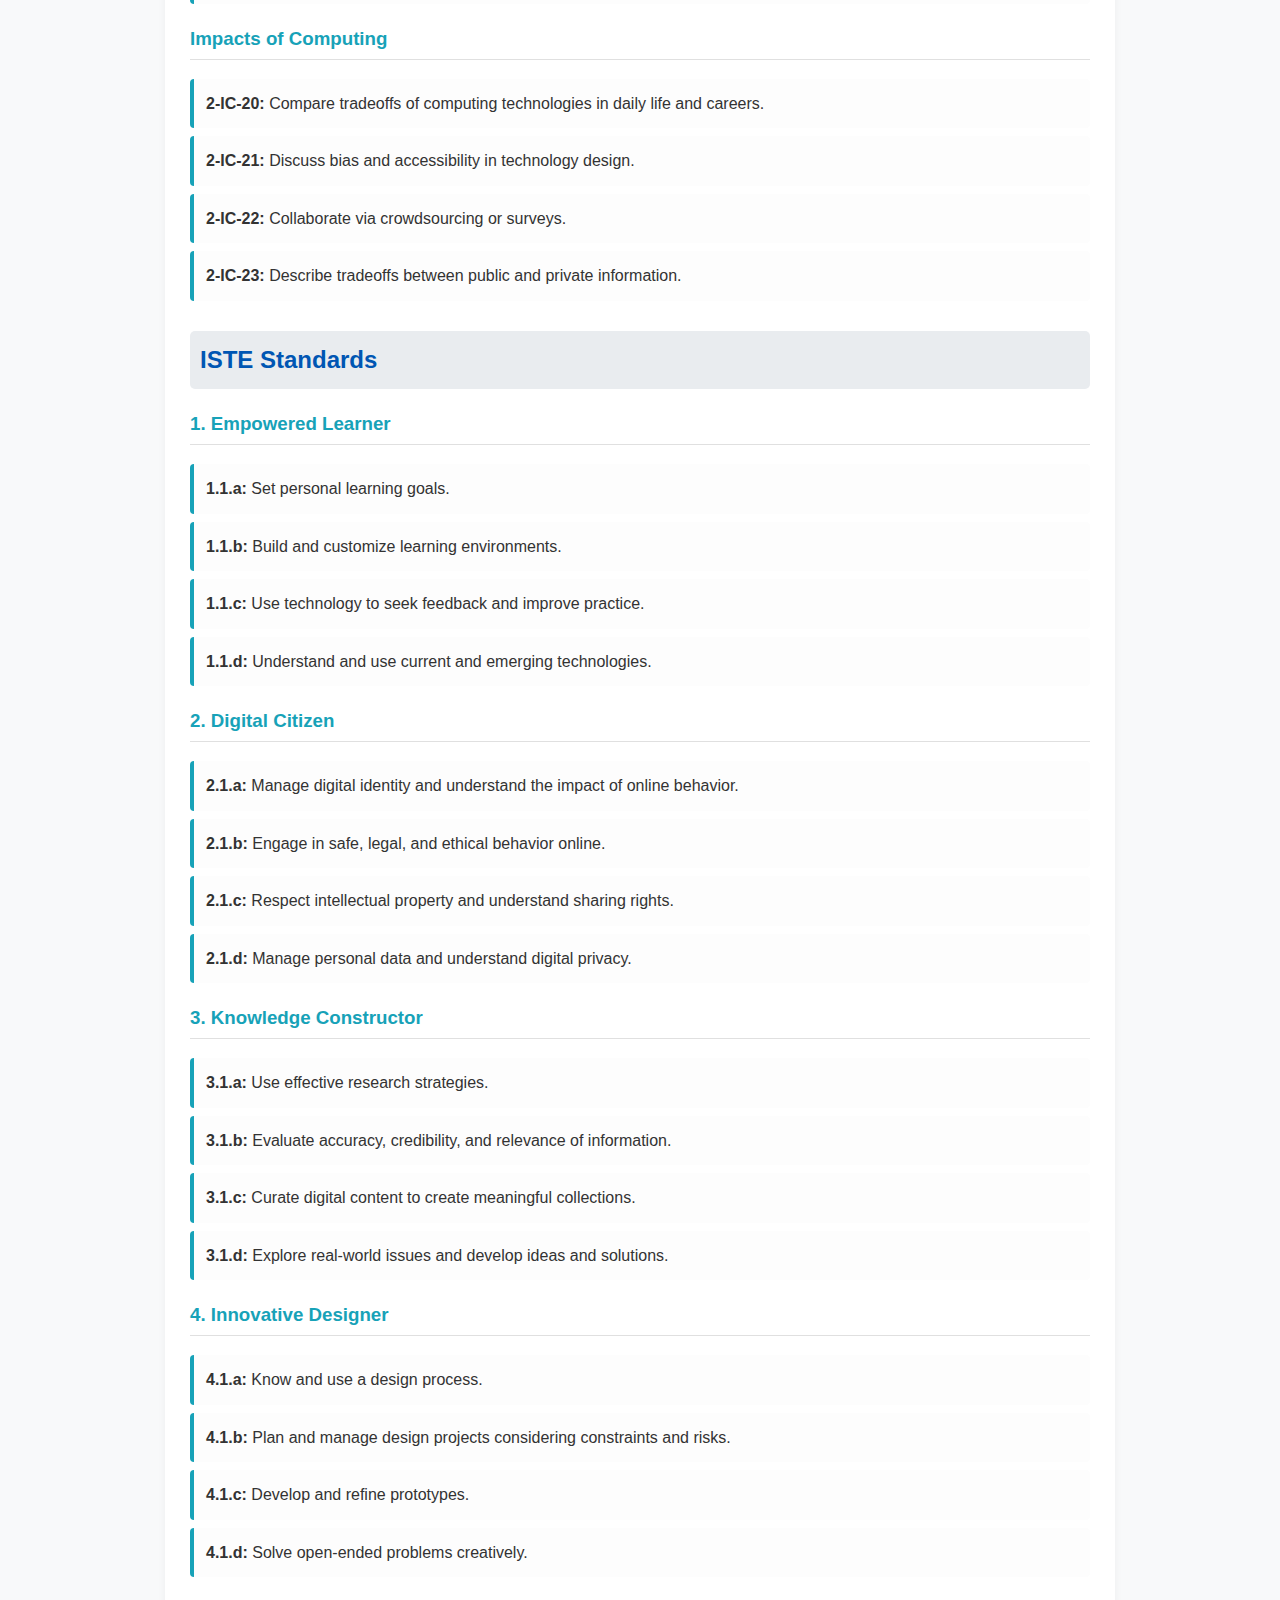
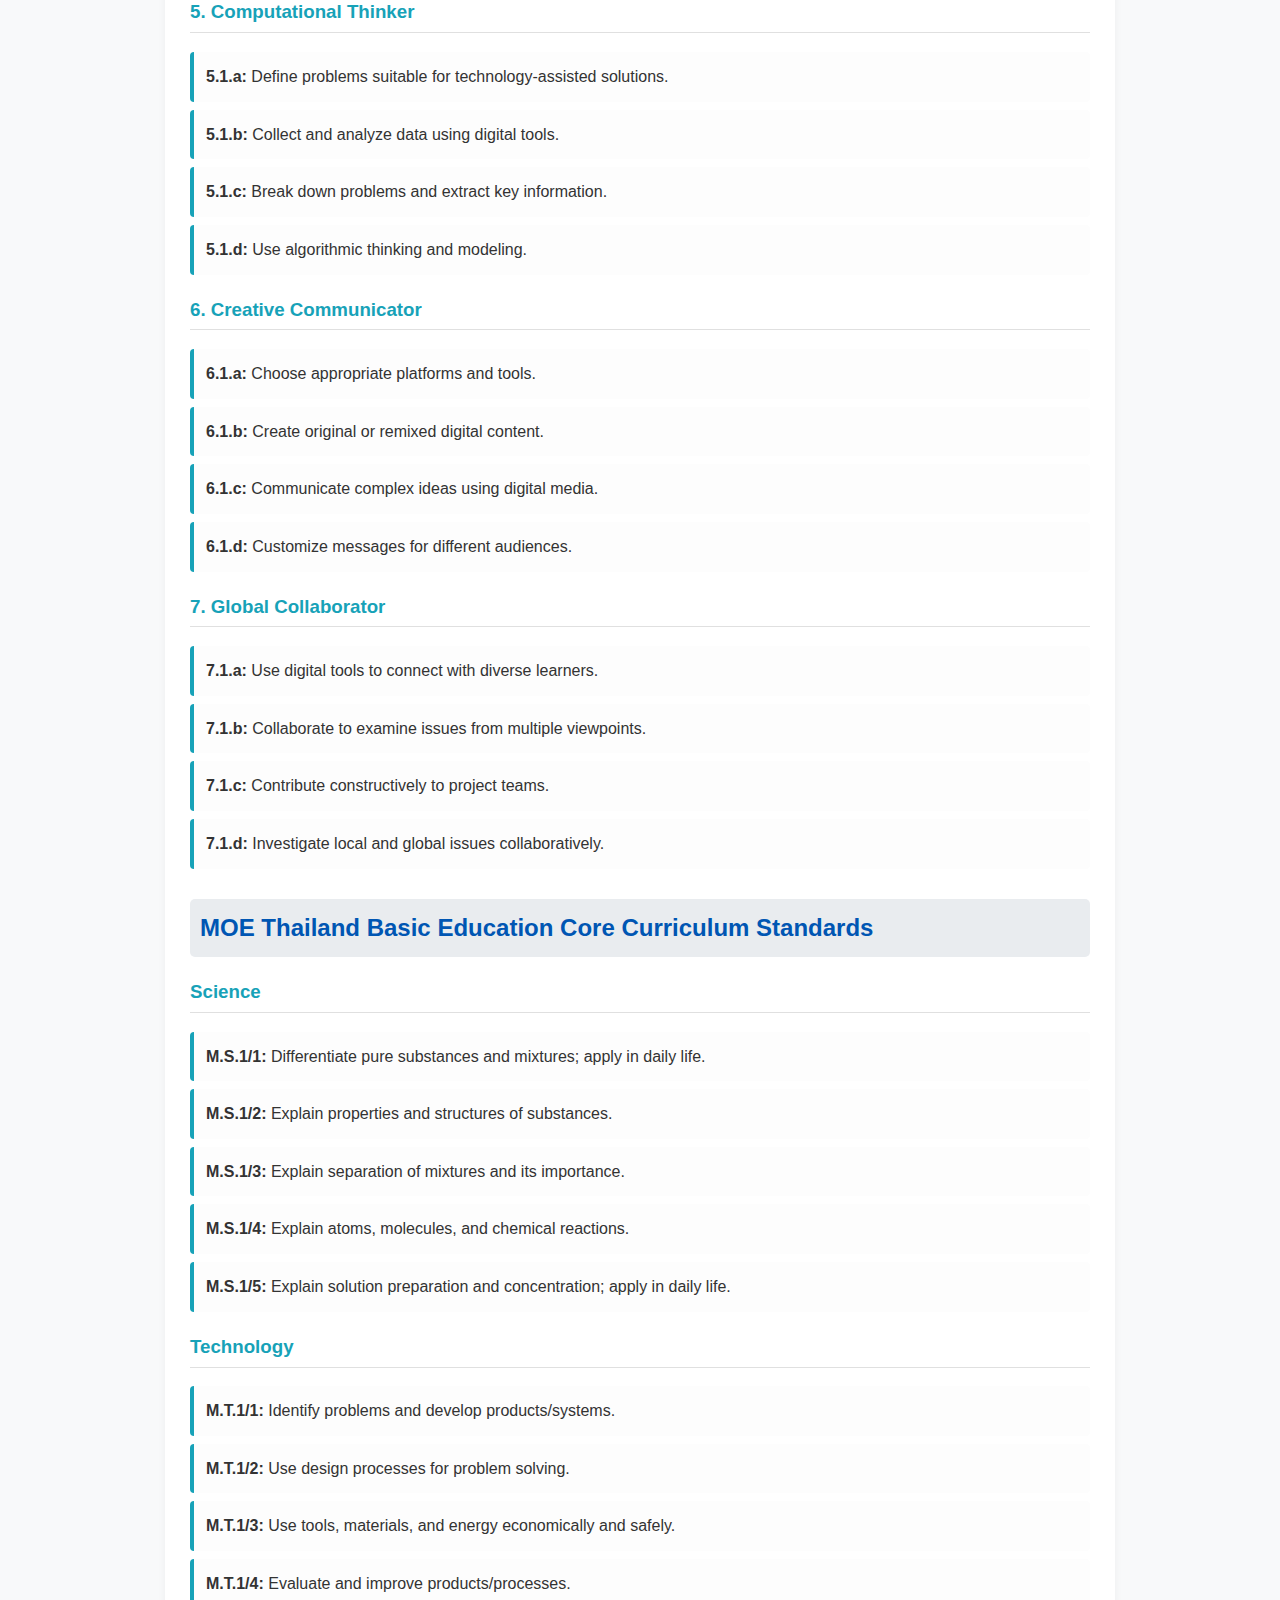
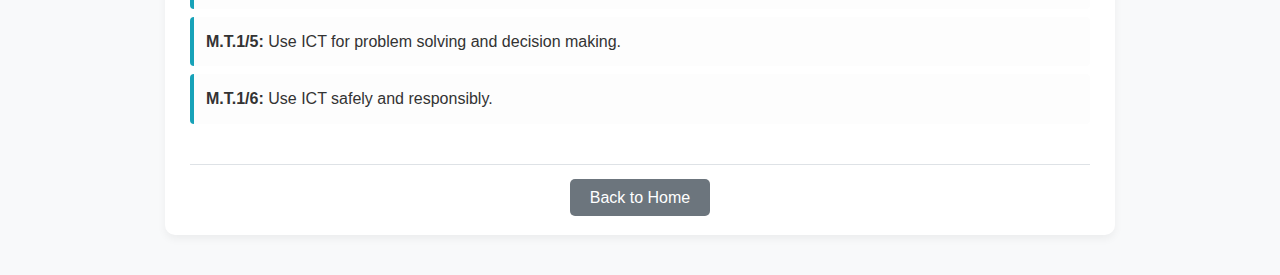
<file: grade7.html>
<!DOCTYPE html>
<html lang="en">
<head>
    <meta charset="UTF-8">
    <meta name="viewport" content="width=device-width, initial-scale=1.0">
    <title>Grade 7 Standards</title>
    <link rel="stylesheet" href="style.css">
</head>
<body>
    <div class="container">
        <h1>Grade 7 Standards</h1>

        <div class="standard-section">
            <h2>CSTA K–12 Computer Science Standards (Grades 6-8)</h2>
            <h3>Computing Systems</h3>
            <ul>
                <li><b>2-CS-01:</b> Recommend improvements to the design of computing devices based on user interaction.</li>
                <li><b>2-CS-02:</b> Design projects combining hardware and software to collect and exchange data.</li>
                <li><b>2-CS-03:</b> Systematically identify and fix problems with computing devices and components.</li>
            </ul>
            <h3>Networks & the Internet</h3>
            <ul>
                <li><b>2-NI-04:</b> Model the role of protocols in data transmission.</li>
                <li><b>2-NI-05:</b> Explain how physical and digital security measures protect information.</li>
                <li><b>2-NI-06:</b> Apply multiple encryption methods to model secure transmission.</li>
            </ul>
            <h3>Data & Analysis</h3>
            <ul>
                <li><b>2-DA-07:</b> Represent data using multiple encoding schemes.</li>
                <li><b>2-DA-08:</b> Collect and transform data to improve reliability.</li>
                <li><b>2-DA-09:</b> Refine computational models based on generated data.</li>
            </ul>
            <h3>Algorithms & Programming</h3>
            <ul>
                <li><b>2-AP-10:</b> Use flowcharts/pseudocode to address complex problems.</li>
                <li><b>2-AP-11:</b> Create clearly named variables and perform operations.</li>
                <li><b>2-AP-12:</b> Design programs with nested loops and compound conditionals.</li>
                <li><b>2-AP-13:</b> Decompose problems into parts for design and review.</li>
                <li><b>2-AP-14:</b> Create procedures with parameters for reusable code.</li>
                <li><b>2-AP-15:</b> Seek and incorporate feedback to refine solutions.</li>
                <li><b>2-AP-16:</b> Incorporate existing code/media/libraries with attribution.</li>
                <li><b>2-AP-17:</b> Systematically test and refine programs.</li>
                <li><b>2-AP-18:</b> Distribute tasks and maintain timelines in collaborative projects.</li>
                <li><b>2-AP-19:</b> Document programs for clarity and debugging.</li>
            </ul>
            <h3>Impacts of Computing</h3>
            <ul>
                <li><b>2-IC-20:</b> Compare tradeoffs of computing technologies in daily life and careers.</li>
                <li><b>2-IC-21:</b> Discuss bias and accessibility in technology design.</li>
                <li><b>2-IC-22:</b> Collaborate via crowdsourcing or surveys.</li>
                <li><b>2-IC-23:</b> Describe tradeoffs between public and private information.</li>
            </ul>
        </div>

        <div class="standard-section">
            <h2>ISTE Standards</h2>
            <h3>1. Empowered Learner</h3>
            <ul>
                <li><b>1.1.a:</b> Set personal learning goals.</li>
                <li><b>1.1.b:</b> Build and customize learning environments.</li>
                <li><b>1.1.c:</b> Use technology to seek feedback and improve practice.</li>
                <li><b>1.1.d:</b> Understand and use current and emerging technologies.</li>
            </ul>
            <h3>2. Digital Citizen</h3>
            <ul>
                <li><b>2.1.a:</b> Manage digital identity and understand the impact of online behavior.</li>
                <li><b>2.1.b:</b> Engage in safe, legal, and ethical behavior online.</li>
                <li><b>2.1.c:</b> Respect intellectual property and understand sharing rights.</li>
                <li><b>2.1.d:</b> Manage personal data and understand digital privacy.</li>
            </ul>
             <h3>3. Knowledge Constructor</h3>
            <ul>
                <li><b>3.1.a:</b> Use effective research strategies.</li>
                <li><b>3.1.b:</b> Evaluate accuracy, credibility, and relevance of information.</li>
                <li><b>3.1.c:</b> Curate digital content to create meaningful collections.</li>
                <li><b>3.1.d:</b> Explore real-world issues and develop ideas and solutions.</li>
            </ul>
            <h3>4. Innovative Designer</h3>
            <ul>
                <li><b>4.1.a:</b> Know and use a design process.</li>
                <li><b>4.1.b:</b> Plan and manage design projects considering constraints and risks.</li>
                <li><b>4.1.c:</b> Develop and refine prototypes.</li>
                <li><b>4.1.d:</b> Solve open-ended problems creatively.</li>
            </ul>
            <h3>5. Computational Thinker</h3>
            <ul>
                <li><b>5.1.a:</b> Define problems suitable for technology-assisted solutions.</li>
                <li><b>5.1.b:</b> Collect and analyze data using digital tools.</li>
                <li><b>5.1.c:</b> Break down problems and extract key information.</li>
                <li><b>5.1.d:</b> Use algorithmic thinking and modeling.</li>
            </ul>
            <h3>6. Creative Communicator</h3>
            <ul>
                <li><b>6.1.a:</b> Choose appropriate platforms and tools.</li>
                <li><b>6.1.b:</b> Create original or remixed digital content.</li>
                <li><b>6.1.c:</b> Communicate complex ideas using digital media.</li>
                <li><b>6.1.d:</b> Customize messages for different audiences.</li>
            </ul>
            <h3>7. Global Collaborator</h3>
            <ul>
                <li><b>7.1.a:</b> Use digital tools to connect with diverse learners.</li>
                <li><b>7.1.b:</b> Collaborate to examine issues from multiple viewpoints.</li>
                <li><b>7.1.c:</b> Contribute constructively to project teams.</li>
                <li><b>7.1.d:</b> Investigate local and global issues collaboratively.</li>
            </ul>
        </div>

        <div class="standard-section">
            <h2>MOE Thailand Basic Education Core Curriculum Standards</h2>
            <h3>Science</h3>
            <ul>
                <li><b>M.S.1/1:</b> Differentiate pure substances and mixtures; apply in daily life.</li>
                <li><b>M.S.1/2:</b> Explain properties and structures of substances.</li>
                <li><b>M.S.1/3:</b> Explain separation of mixtures and its importance.</li>
                <li><b>M.S.1/4:</b> Explain atoms, molecules, and chemical reactions.</li>
                <li><b>M.S.1/5:</b> Explain solution preparation and concentration; apply in daily life.</li>
            </ul>
            <h3>Technology</h3>
            <ul>
                <li><b>M.T.1/1:</b> Identify problems and develop products/systems.</li>
                <li><b>M.T.1/2:</b> Use design processes for problem solving.</li>
                <li><b>M.T.1/3:</b> Use tools, materials, and energy economically and safely.</li>
                <li><b>M.T.1/4:</b> Evaluate and improve products/processes.</li>
                <li><b>M.T.1/5:</b> Use ICT for problem solving and decision making.</li>
                <li><b>M.T.1/6:</b> Use ICT safely and responsibly.</li>
            </ul>
        </div>

        <footer>
            <a href="index.html">Back to Home</a>
        </footer>
    </div>
</body>
</html>
</file>
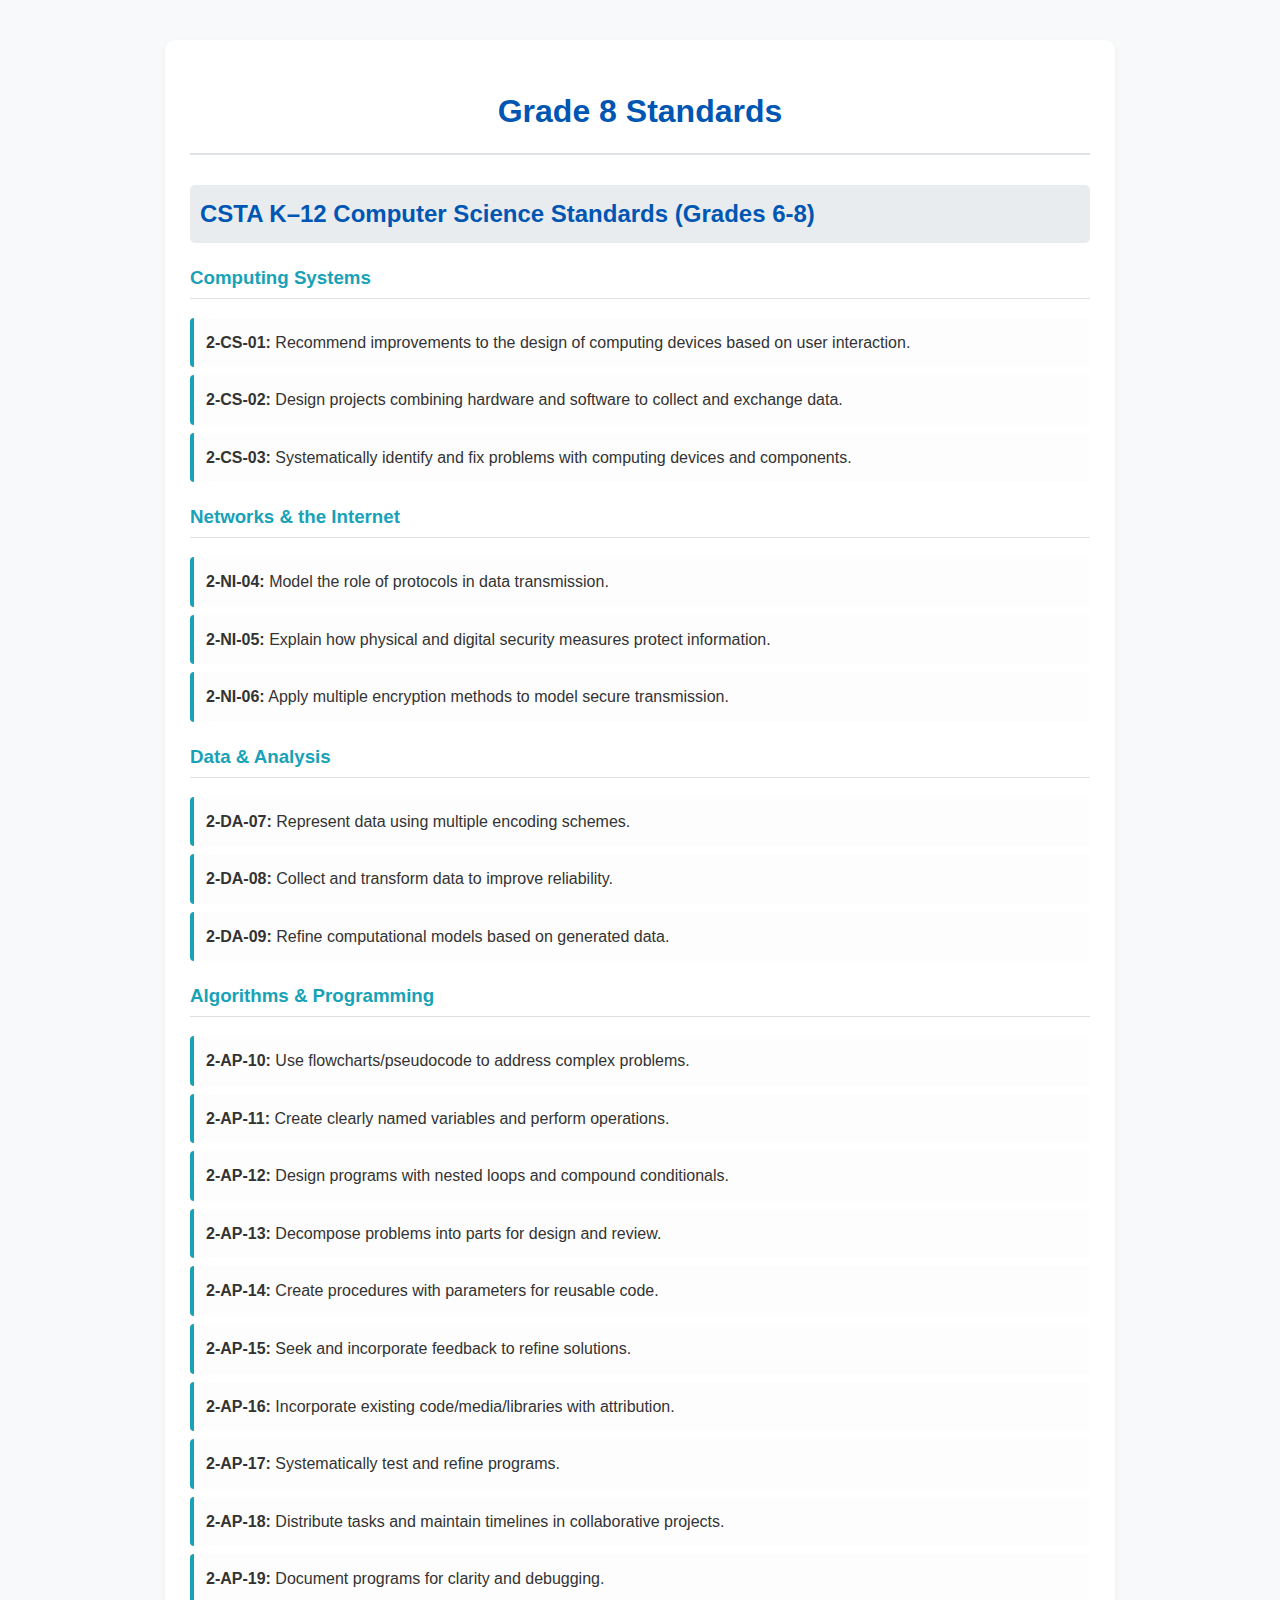
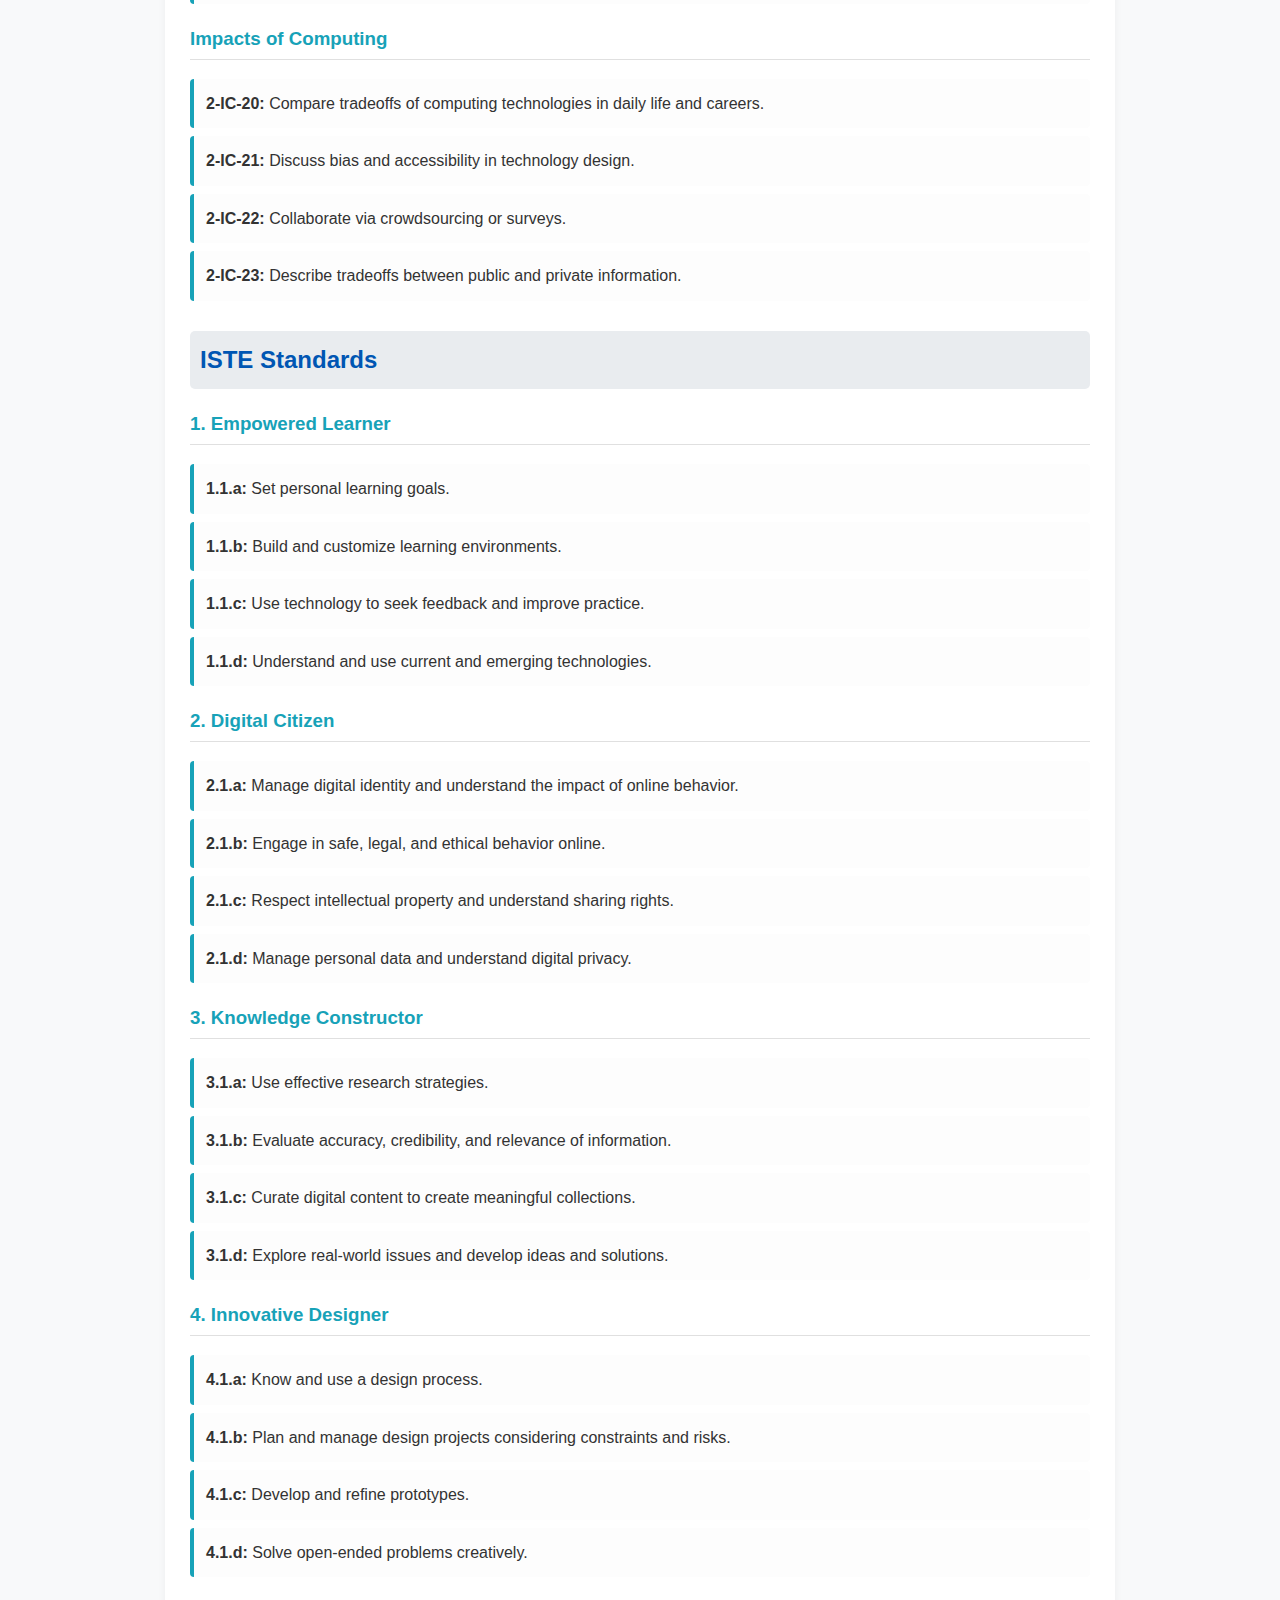
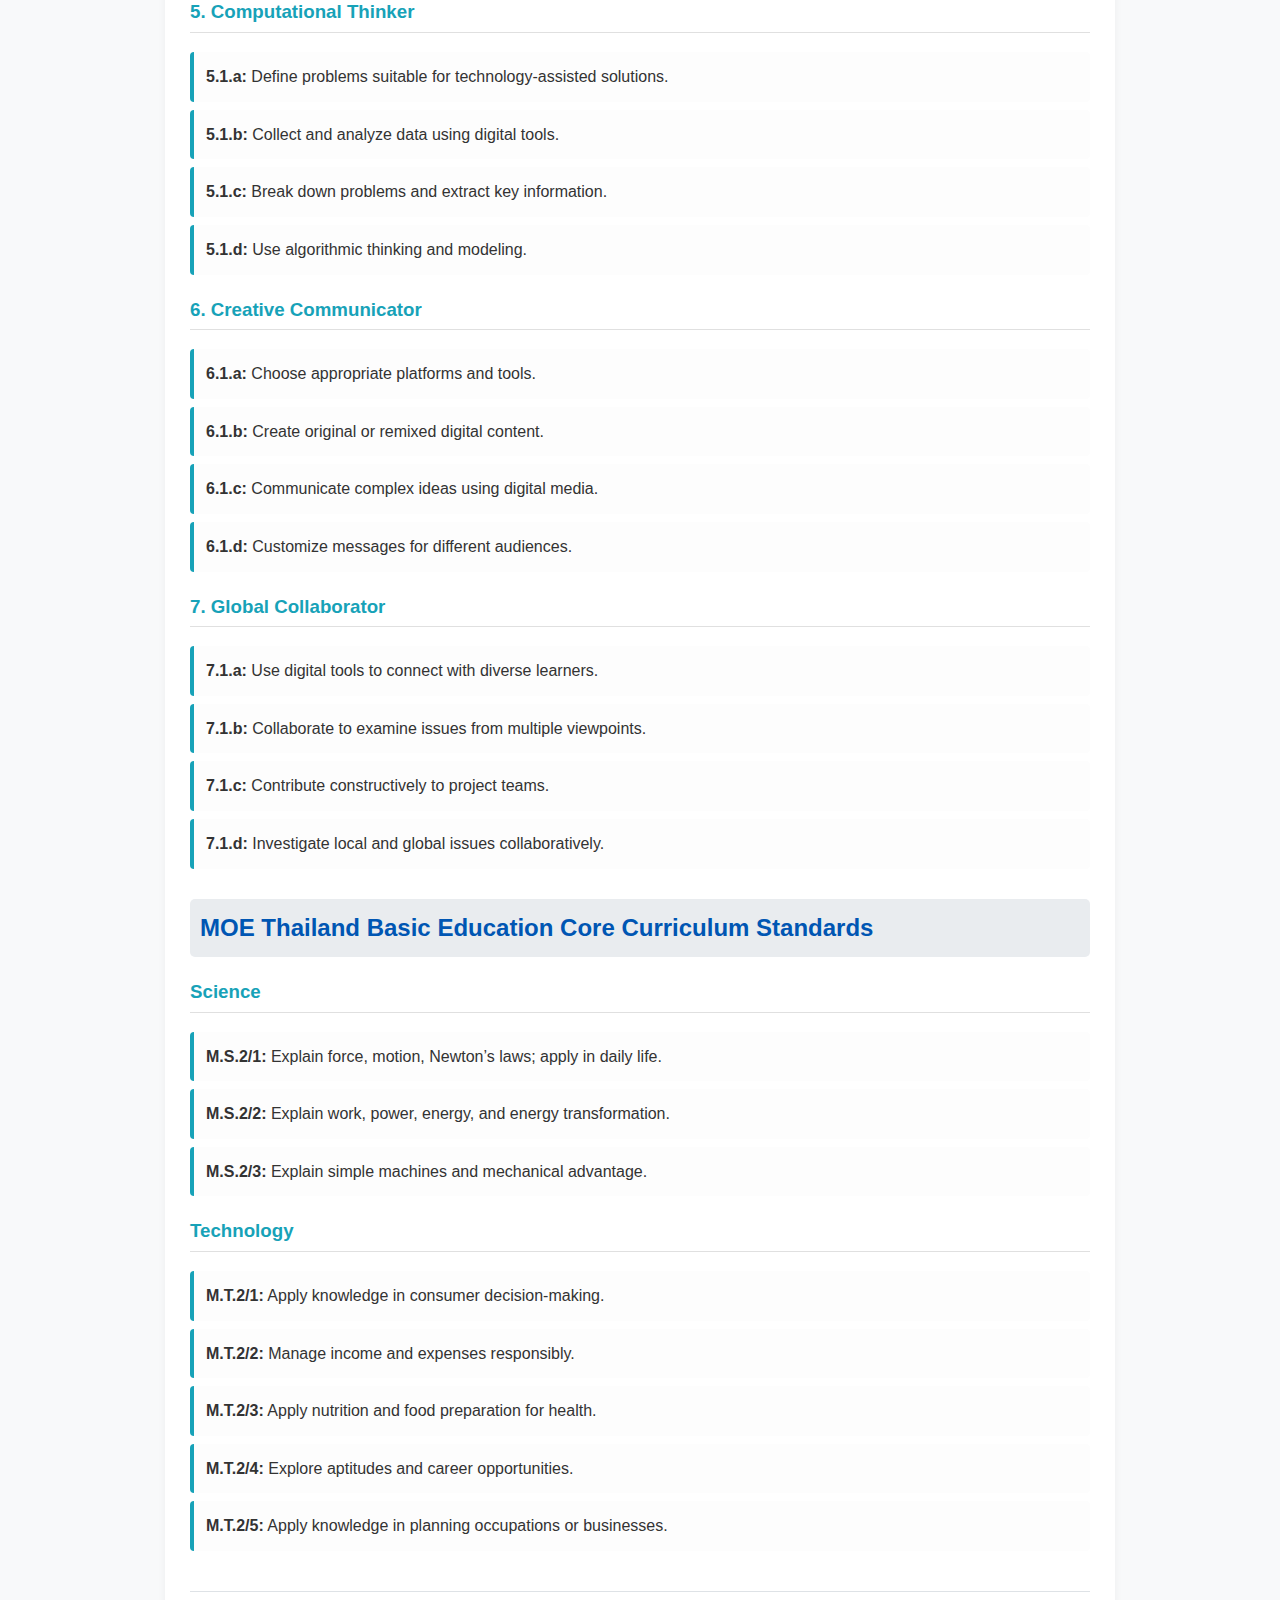
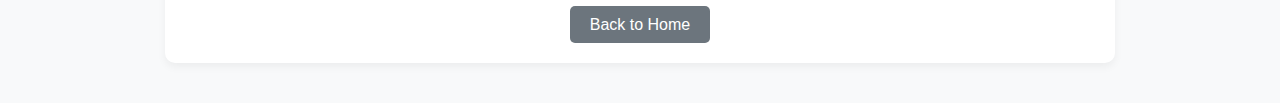
<file: grade8.html>
<!DOCTYPE html>
<html lang="en">
<head>
    <meta charset="UTF-8">
    <meta name="viewport" content="width=device-width, initial-scale=1.0">
    <title>Grade 8 Standards</title>
    <link rel="stylesheet" href="style.css">
</head>
<body>
    <div class="container">
        <h1>Grade 8 Standards</h1>

        <div class="standard-section">
            <h2>CSTA K–12 Computer Science Standards (Grades 6-8)</h2>
            <h3>Computing Systems</h3>
            <ul>
                <li><b>2-CS-01:</b> Recommend improvements to the design of computing devices based on user interaction.</li>
                <li><b>2-CS-02:</b> Design projects combining hardware and software to collect and exchange data.</li>
                <li><b>2-CS-03:</b> Systematically identify and fix problems with computing devices and components.</li>
            </ul>
            <h3>Networks & the Internet</h3>
            <ul>
                <li><b>2-NI-04:</b> Model the role of protocols in data transmission.</li>
                <li><b>2-NI-05:</b> Explain how physical and digital security measures protect information.</li>
                <li><b>2-NI-06:</b> Apply multiple encryption methods to model secure transmission.</li>
            </ul>
            <h3>Data & Analysis</h3>
            <ul>
                <li><b>2-DA-07:</b> Represent data using multiple encoding schemes.</li>
                <li><b>2-DA-08:</b> Collect and transform data to improve reliability.</li>
                <li><b>2-DA-09:</b> Refine computational models based on generated data.</li>
            </ul>
            <h3>Algorithms & Programming</h3>
            <ul>
                <li><b>2-AP-10:</b> Use flowcharts/pseudocode to address complex problems.</li>
                <li><b>2-AP-11:</b> Create clearly named variables and perform operations.</li>
                <li><b>2-AP-12:</b> Design programs with nested loops and compound conditionals.</li>
                <li><b>2-AP-13:</b> Decompose problems into parts for design and review.</li>
                <li><b>2-AP-14:</b> Create procedures with parameters for reusable code.</li>
                <li><b>2-AP-15:</b> Seek and incorporate feedback to refine solutions.</li>
                <li><b>2-AP-16:</b> Incorporate existing code/media/libraries with attribution.</li>
                <li><b>2-AP-17:</b> Systematically test and refine programs.</li>
                <li><b>2-AP-18:</b> Distribute tasks and maintain timelines in collaborative projects.</li>
                <li><b>2-AP-19:</b> Document programs for clarity and debugging.</li>
            </ul>
            <h3>Impacts of Computing</h3>
            <ul>
                <li><b>2-IC-20:</b> Compare tradeoffs of computing technologies in daily life and careers.</li>
                <li><b>2-IC-21:</b> Discuss bias and accessibility in technology design.</li>
                <li><b>2-IC-22:</b> Collaborate via crowdsourcing or surveys.</li>
                <li><b>2-IC-23:</b> Describe tradeoffs between public and private information.</li>
            </ul>
        </div>

        <div class="standard-section">
            <h2>ISTE Standards</h2>
            <h3>1. Empowered Learner</h3>
            <ul>
                <li><b>1.1.a:</b> Set personal learning goals.</li>
                <li><b>1.1.b:</b> Build and customize learning environments.</li>
                <li><b>1.1.c:</b> Use technology to seek feedback and improve practice.</li>
                <li><b>1.1.d:</b> Understand and use current and emerging technologies.</li>
            </ul>
            <h3>2. Digital Citizen</h3>
            <ul>
                <li><b>2.1.a:</b> Manage digital identity and understand the impact of online behavior.</li>
                <li><b>2.1.b:</b> Engage in safe, legal, and ethical behavior online.</li>
                <li><b>2.1.c:</b> Respect intellectual property and understand sharing rights.</li>
                <li><b>2.1.d:</b> Manage personal data and understand digital privacy.</li>
            </ul>
             <h3>3. Knowledge Constructor</h3>
            <ul>
                <li><b>3.1.a:</b> Use effective research strategies.</li>
                <li><b>3.1.b:</b> Evaluate accuracy, credibility, and relevance of information.</li>
                <li><b>3.1.c:</b> Curate digital content to create meaningful collections.</li>
                <li><b>3.1.d:</b> Explore real-world issues and develop ideas and solutions.</li>
            </ul>
            <h3>4. Innovative Designer</h3>
            <ul>
                <li><b>4.1.a:</b> Know and use a design process.</li>
                <li><b>4.1.b:</b> Plan and manage design projects considering constraints and risks.</li>
                <li><b>4.1.c:</b> Develop and refine prototypes.</li>
                <li><b>4.1.d:</b> Solve open-ended problems creatively.</li>
            </ul>
            <h3>5. Computational Thinker</h3>
            <ul>
                <li><b>5.1.a:</b> Define problems suitable for technology-assisted solutions.</li>
                <li><b>5.1.b:</b> Collect and analyze data using digital tools.</li>
                <li><b>5.1.c:</b> Break down problems and extract key information.</li>
                <li><b>5.1.d:</b> Use algorithmic thinking and modeling.</li>
            </ul>
            <h3>6. Creative Communicator</h3>
            <ul>
                <li><b>6.1.a:</b> Choose appropriate platforms and tools.</li>
                <li><b>6.1.b:</b> Create original or remixed digital content.</li>
                <li><b>6.1.c:</b> Communicate complex ideas using digital media.</li>
                <li><b>6.1.d:</b> Customize messages for different audiences.</li>
            </ul>
            <h3>7. Global Collaborator</h3>
            <ul>
                <li><b>7.1.a:</b> Use digital tools to connect with diverse learners.</li>
                <li><b>7.1.b:</b> Collaborate to examine issues from multiple viewpoints.</li>
                <li><b>7.1.c:</b> Contribute constructively to project teams.</li>
                <li><b>7.1.d:</b> Investigate local and global issues collaboratively.</li>
            </ul>
        </div>

        <div class="standard-section">
            <h2>MOE Thailand Basic Education Core Curriculum Standards</h2>
            <h3>Science</h3>
            <ul>
                <li><b>M.S.2/1:</b> Explain force, motion, Newton’s laws; apply in daily life.</li>
                <li><b>M.S.2/2:</b> Explain work, power, energy, and energy transformation.</li>
                <li><b>M.S.2/3:</b> Explain simple machines and mechanical advantage.</li>
            </ul>
            <h3>Technology</h3>
            <ul>
                <li><b>M.T.2/1:</b> Apply knowledge in consumer decision-making.</li>
                <li><b>M.T.2/2:</b> Manage income and expenses responsibly.</li>
                <li><b>M.T.2/3:</b> Apply nutrition and food preparation for health.</li>
                <li><b>M.T.2/4:</b> Explore aptitudes and career opportunities.</li>
                <li><b>M.T.2/5:</b> Apply knowledge in planning occupations or businesses.</li>
            </ul>
        </div>

        <footer>
            <a href="index.html">Back to Home</a>
        </footer>
    </div>
</body>
</html>
</file>
<file: style.css>
/* General Body Styles */
body {
    font-family: -apple-system, BlinkMacSystemFont, "Segoe UI", Roboto, Helvetica, Arial, sans-serif;
    line-height: 1.6;
    margin: 0;
    padding: 20px;
    background-color: #f8f9fa;
    color: #333;
}

/* Main Container */
.container {
    max-width: 900px;
    margin: 20px auto;
    padding: 25px;
    background-color: #ffffff;
    border-radius: 10px;
    box-shadow: 0 4px 8px rgba(0, 0, 0, 0.05);
}

/* Headings */
h1, h2, h3 {
    color: #0056b3;
}

h1 {
    text-align: center;
    border-bottom: 2px solid #dee2e6;
    padding-bottom: 15px;
    margin-bottom: 20px;
}

h2 {
    margin-top: 30px;
    background-color: #e9ecef;
    padding: 10px;
    border-radius: 5px;
}

h3 {
    color: #17a2b8;
    border-bottom: 1px solid #e0e0e0;
    padding-bottom: 5px;
    margin-top: 20px;
}

/* Home Page Buttons */
.home-buttons {
    text-align: center;
    margin-top: 30px;
}

.home-buttons button {
    display: block;
    width: 60%;
    margin: 15px auto;
    padding: 18px;
    font-size: 1.2rem;
    font-weight: bold;
    color: #fff;
    background-color: #007bff;
    border: none;
    border-radius: 8px;
    cursor: pointer;
    transition: background-color 0.3s, transform 0.2s;
}

.home-buttons button:hover {
    background-color: #0056b3;
    transform: translateY(-2px);
}

/* Lists for Standards */
ul {
    list-style-type: none;
    padding-left: 0;
}

ul li {
    background-color: #fdfdfd;
    padding: 12px;
    border-left: 4px solid #17a2b8;
    margin-bottom: 8px;
    border-radius: 4px;
}

/* Back Link */
footer {
    text-align: center;
    margin-top: 40px;
    padding-top: 20px;
    border-top: 1px solid #dee2e6;
}

footer a {
    text-decoration: none;
    color: #fff;
    background-color: #6c757d;
    padding: 10px 20px;
    border-radius: 5px;
    transition: background-color 0.3s;
}

footer a:hover {
    background-color: #5a6268;
}
</file>
